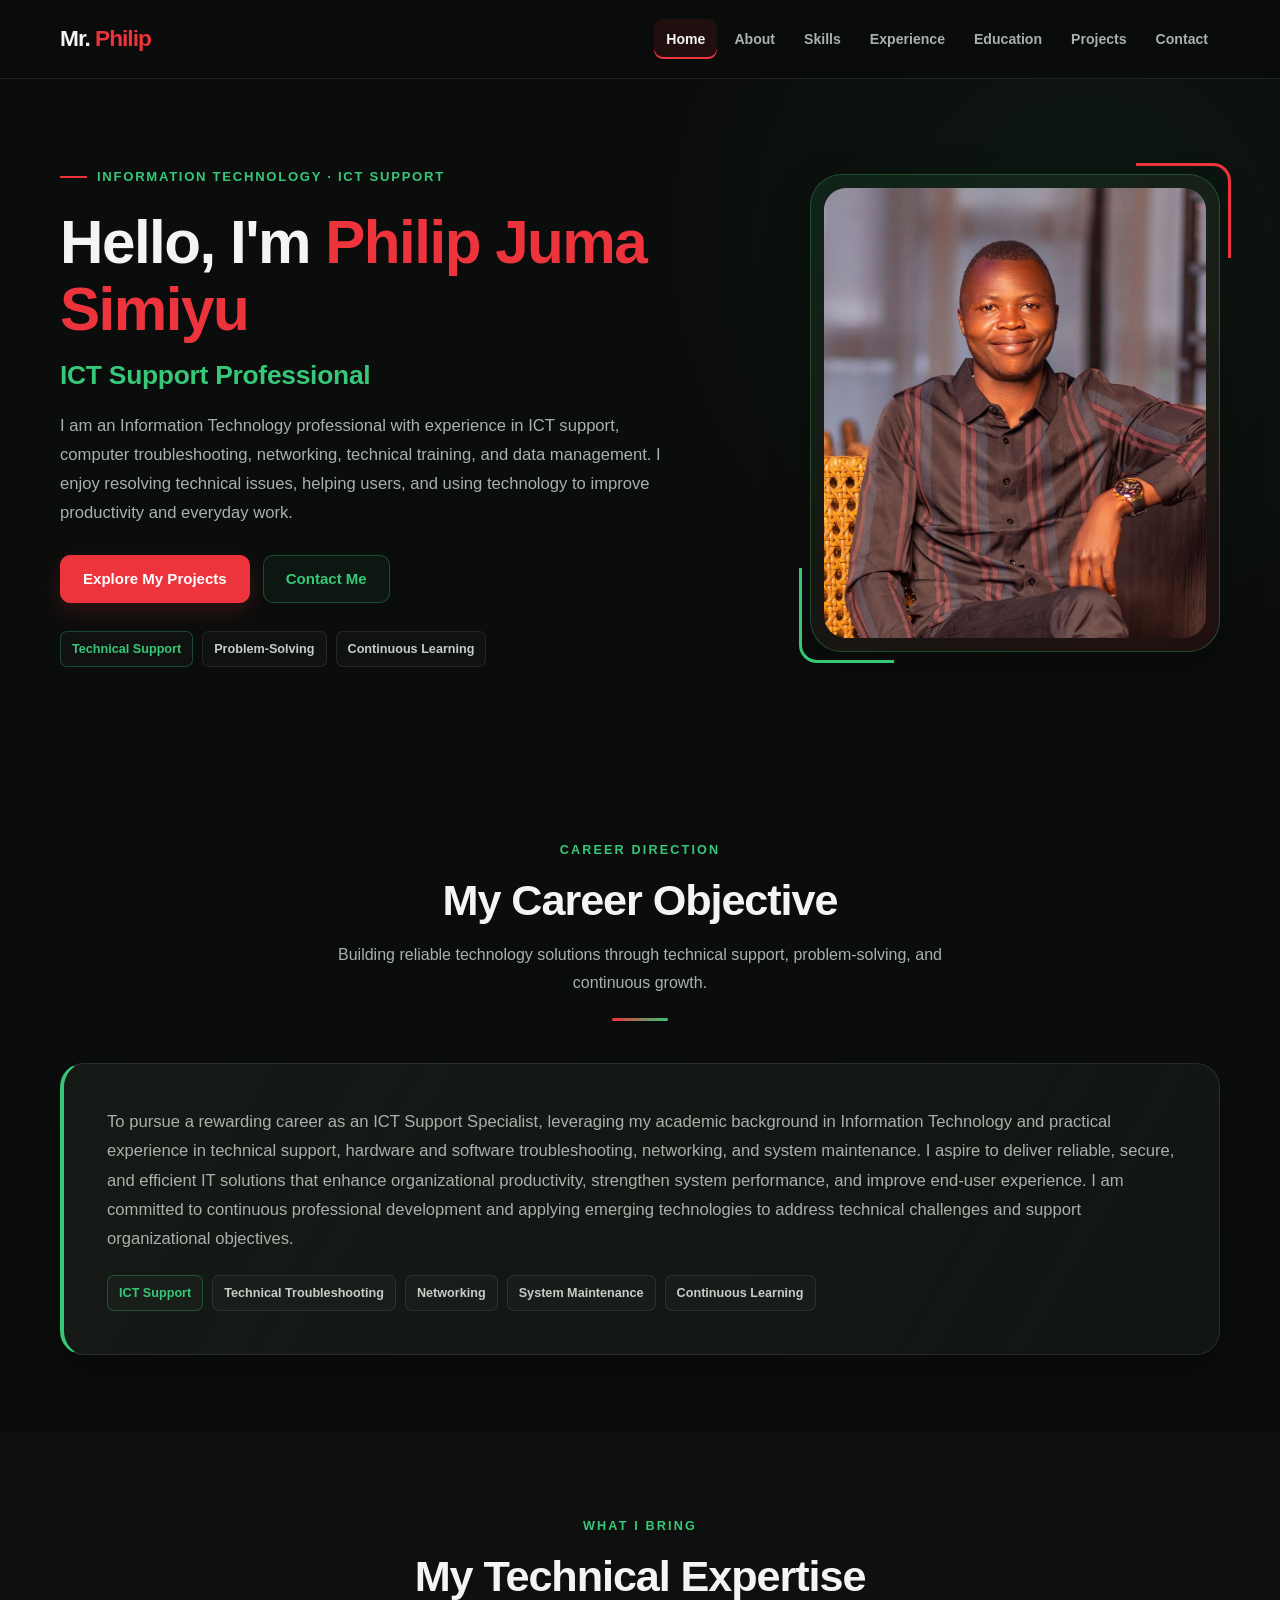
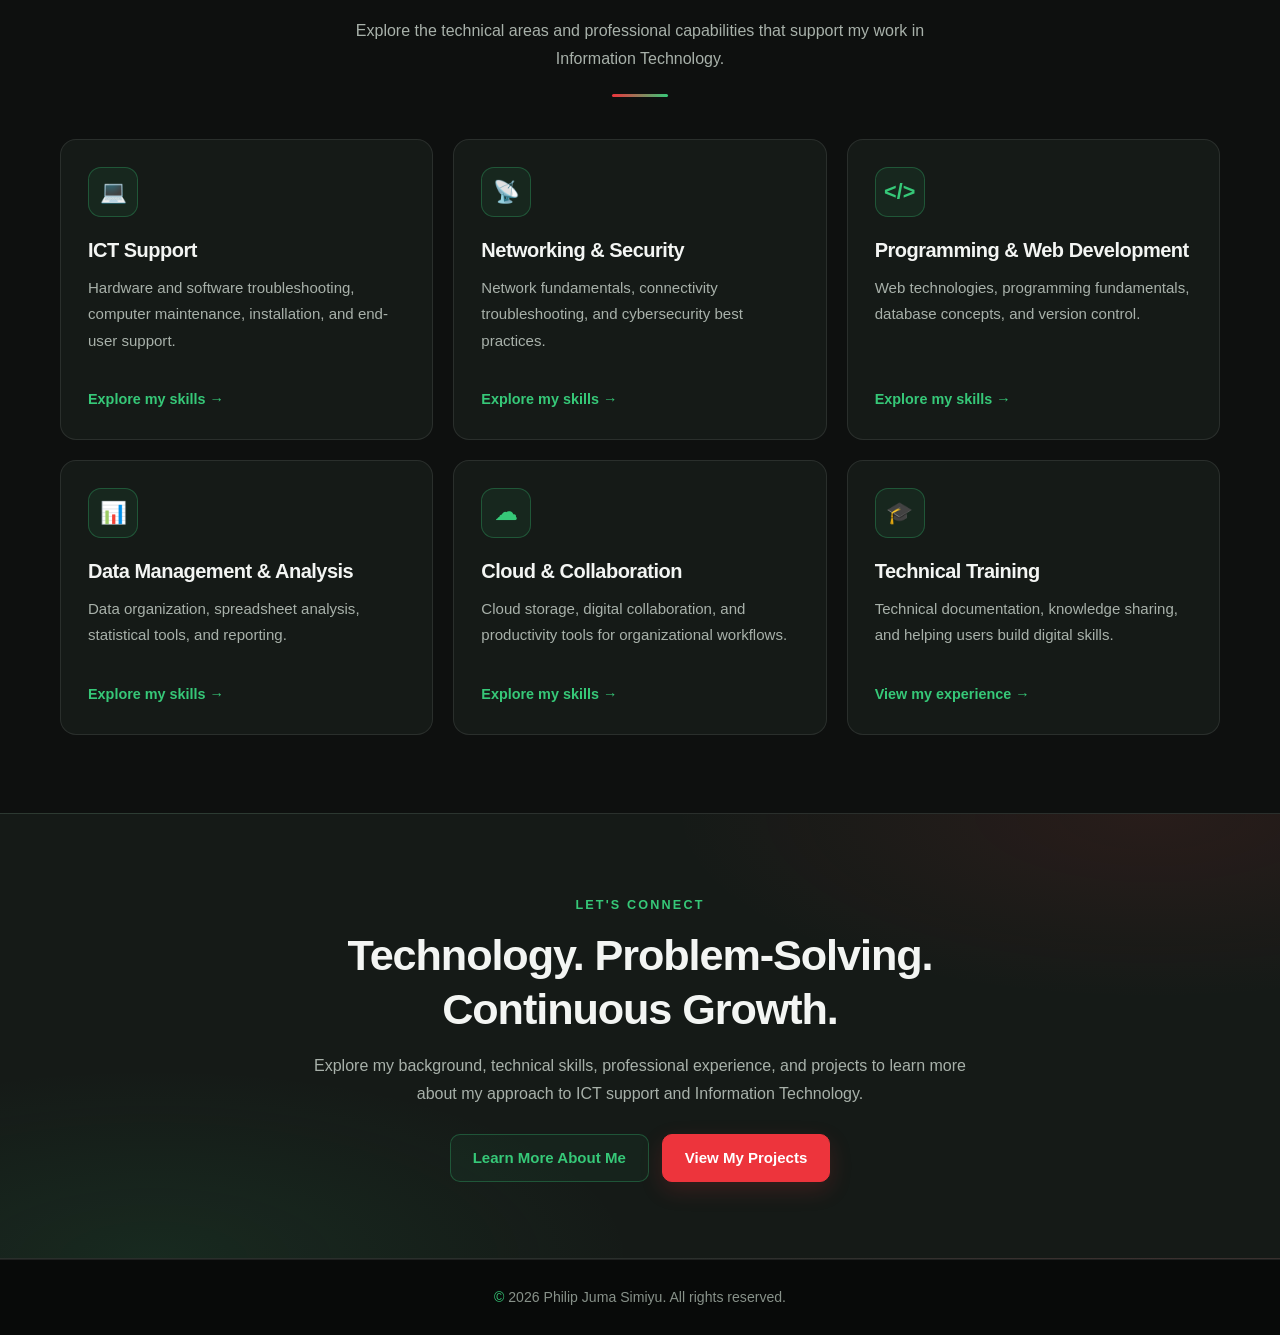
<file: index.html>
<!DOCTYPE html>
<html lang="en">
<head>
    <meta charset="UTF-8">
    <meta name="viewport" content="width=device-width, initial-scale=1.0">

    <meta name="description"
          content="Philip Juma Simiyu is an Information Technology professional focused on ICT support, technical troubleshooting, networking, and technology solutions.">

    <meta name="author" content="Philip Juma Simiyu">
    <meta name="theme-color" content="#101010">

    <title>Philip Juma Simiyu | ICT Support Specialist</title>

    <link rel="stylesheet" href="style.css">
</head>

<body class="home-page">

    <!-- Main navigation -->
    <header class="site-header">
        <nav class="navbar container" aria-label="Main navigation">

            <a href="index.html" class="logo">
                Mr. <span>Philip</span>
            </a>

            <ul class="nav-links">
                <li><a href="index.html" class="active" aria-current="page">Home</a></li>
                <li><a href="about.html">About</a></li>
                <li><a href="skills.html">Skills</a></li>
                <li><a href="experience.html">Experience</a></li>
                <li><a href="education.html">Education</a></li>
                <li><a href="projects.html">Projects</a></li>
                <li><a href="contact.html">Contact</a></li>
            </ul>

        </nav>
    </header>

    <main>

        <!-- Hero section -->
        <section class="home-hero container" id="home">

            <div class="hero-content">

                <span class="hero-label">Information Technology · ICT Support</span>

                <h1>
                    Hello, I'm <span>Philip Juma Simiyu</span>
                </h1>

                <h2>ICT Support Professional</h2>

                <p>
                    I am an Information Technology professional with experience
                    in ICT support, computer troubleshooting, networking,
                    technical training, and data management. I enjoy resolving
                    technical issues, helping users, and using technology to
                    improve productivity and everyday work.
                </p>

                <div class="hero-buttons">
                    <a href="projects.html" class="home-button primary">
                        Explore My Projects
                    </a>

                    <a href="contact.html" class="home-button secondary">
                        Contact Me
                    </a>
                </div>

                <div class="hero-highlights" aria-label="Professional focus">
                    <span>Technical Support</span>
                    <span>Problem-Solving</span>
                    <span>Continuous Learning</span>
                </div>

            </div>

            <div class="hero-photo">
                <img
                    src="images/philip.jpeg"
                    alt="Portrait of Philip Juma Simiyu"
                    width="360"
                    height="450"
                >
            </div>

        </section>

        <!-- Career objective -->
        <section class="home-section" id="career-objective">

            <div class="section-heading container">
                <span class="section-eyebrow">CAREER DIRECTION</span>
                <h2>My Career <span>Objective</span></h2>
                <p>
                    Building reliable technology solutions through
                    technical support, problem-solving, and continuous growth.
                </p>
            </div>

            <div class="objective-card container">

                <p>
                    To pursue a rewarding career as an ICT Support Specialist,
                    leveraging my academic background in Information Technology
                    and practical experience in technical support, hardware and
                    software troubleshooting, networking, and system maintenance.
                    I aspire to deliver reliable, secure, and efficient IT
                    solutions that enhance organizational productivity,
                    strengthen system performance, and improve end-user
                    experience. I am committed to continuous professional
                    development and applying emerging technologies to address
                    technical challenges and support organizational objectives.
                </p>

                <div class="objective-keywords">
                    <span>ICT Support</span>
                    <span>Technical Troubleshooting</span>
                    <span>Networking</span>
                    <span>System Maintenance</span>
                    <span>Continuous Learning</span>
                </div>

            </div>

        </section>

        <!-- Technical expertise -->
        <section class="home-section" id="skills-overview">

            <div class="section-heading container">
                <span class="section-eyebrow">WHAT I BRING</span>
                <h2>My Technical <span>Expertise</span></h2>
                <p>
                    Explore the technical areas and professional capabilities
                    that support my work in Information Technology.
                </p>
            </div>

            <div class="overview-grid container">

                <article class="overview-card">
                    <div class="card-icon" aria-hidden="true">&#128187;</div>
                    <h3>ICT Support</h3>
                    <p>
                        Hardware and software troubleshooting, computer
                        maintenance, installation, and end-user support.
                    </p>
                    <a href="skills.html">Explore my skills &rarr;</a>
                </article>

                <article class="overview-card">
                    <div class="card-icon" aria-hidden="true">&#128225;</div>
                    <h3>Networking &amp; Security</h3>
                    <p>
                        Network fundamentals, connectivity troubleshooting,
                        and cybersecurity best practices.
                    </p>
                    <a href="skills.html">Explore my skills &rarr;</a>
                </article>

                <article class="overview-card">
                    <div class="card-icon" aria-hidden="true">&lt;/&gt;</div>
                    <h3>Programming &amp; Web Development</h3>
                    <p>
                        Web technologies, programming fundamentals,
                        database concepts, and version control.
                    </p>
                    <a href="skills.html">Explore my skills &rarr;</a>
                </article>

                <article class="overview-card">
                    <div class="card-icon" aria-hidden="true">&#128202;</div>
                    <h3>Data Management &amp; Analysis</h3>
                    <p>
                        Data organization, spreadsheet analysis,
                        statistical tools, and reporting.
                    </p>
                    <a href="skills.html">Explore my skills &rarr;</a>
                </article>

                <article class="overview-card">
                    <div class="card-icon" aria-hidden="true">&#9729;</div>
                    <h3>Cloud &amp; Collaboration</h3>
                    <p>
                        Cloud storage, digital collaboration, and
                        productivity tools for organizational workflows.
                    </p>
                    <a href="skills.html">Explore my skills &rarr;</a>
                </article>

                <article class="overview-card">
                    <div class="card-icon" aria-hidden="true">&#127891;</div>
                    <h3>Technical Training</h3>
                    <p>
                        Technical documentation, knowledge sharing,
                        and helping users build digital skills.
                    </p>
                    <a href="experience.html">View my experience &rarr;</a>
                </article>

            </div>

        </section>

        <!-- Call to action -->
        <section class="home-cta">
            <div class="container">

                <span class="section-eyebrow">LET'S CONNECT</span>

                <h2>Technology. Problem-Solving. Continuous Growth.</h2>

                <p>
                    Explore my background, technical skills, professional
                    experience, and projects to learn more about my approach
                    to ICT support and Information Technology.
                </p>

                <div class="hero-buttons">
                    <a href="about.html" class="home-button secondary">
                        Learn More About Me
                    </a>

                    <a href="projects.html" class="home-button primary">
                        View My Projects
                    </a>
                </div>

            </div>
        </section>

    </main>

    <!-- Footer -->
    <footer class="site-footer">
        <div class="container">
            <p>
                &copy; <span id="current-year"></span>
                Philip Juma Simiyu. All rights reserved.
            </p>
        </div>
    </footer>

    <script>
        document.getElementById("current-year").textContent =
            new Date().getFullYear();
    </script>

    <script src="script.js"></script>

</body>
</html>
</file>
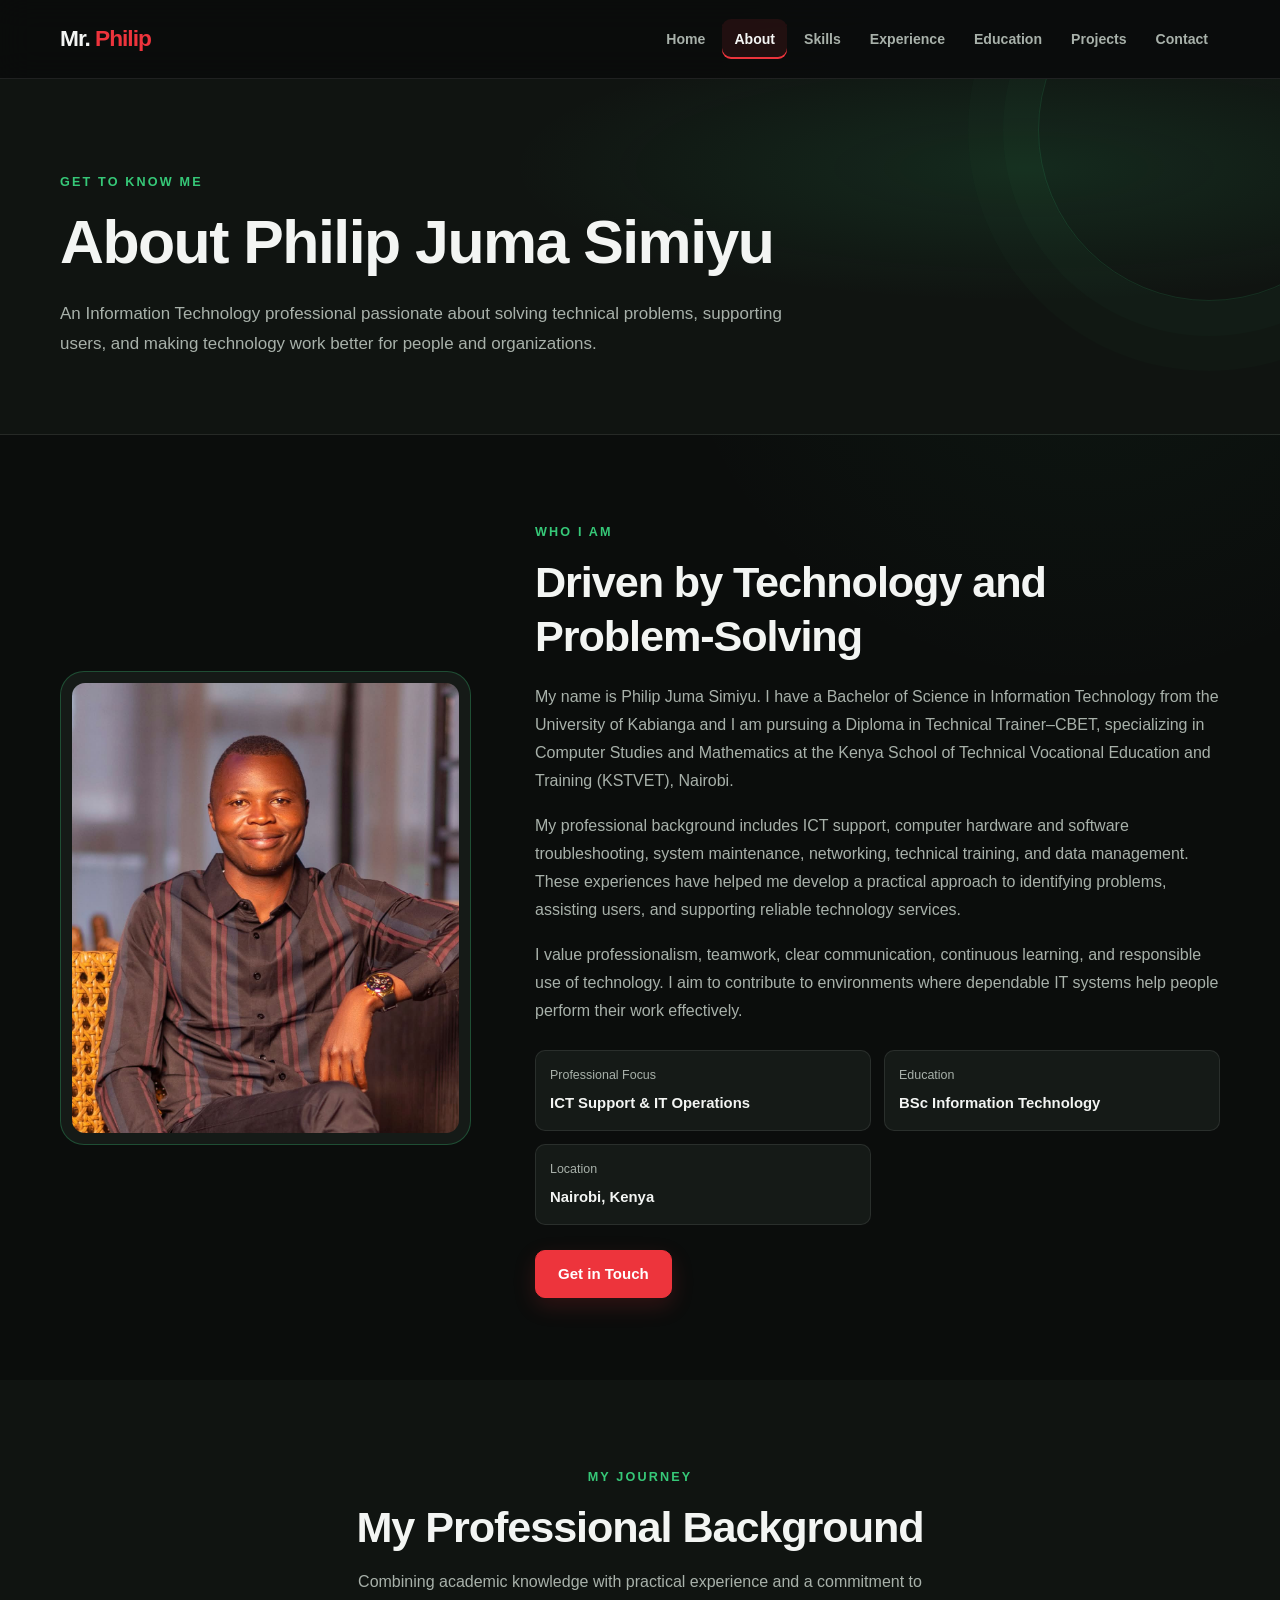
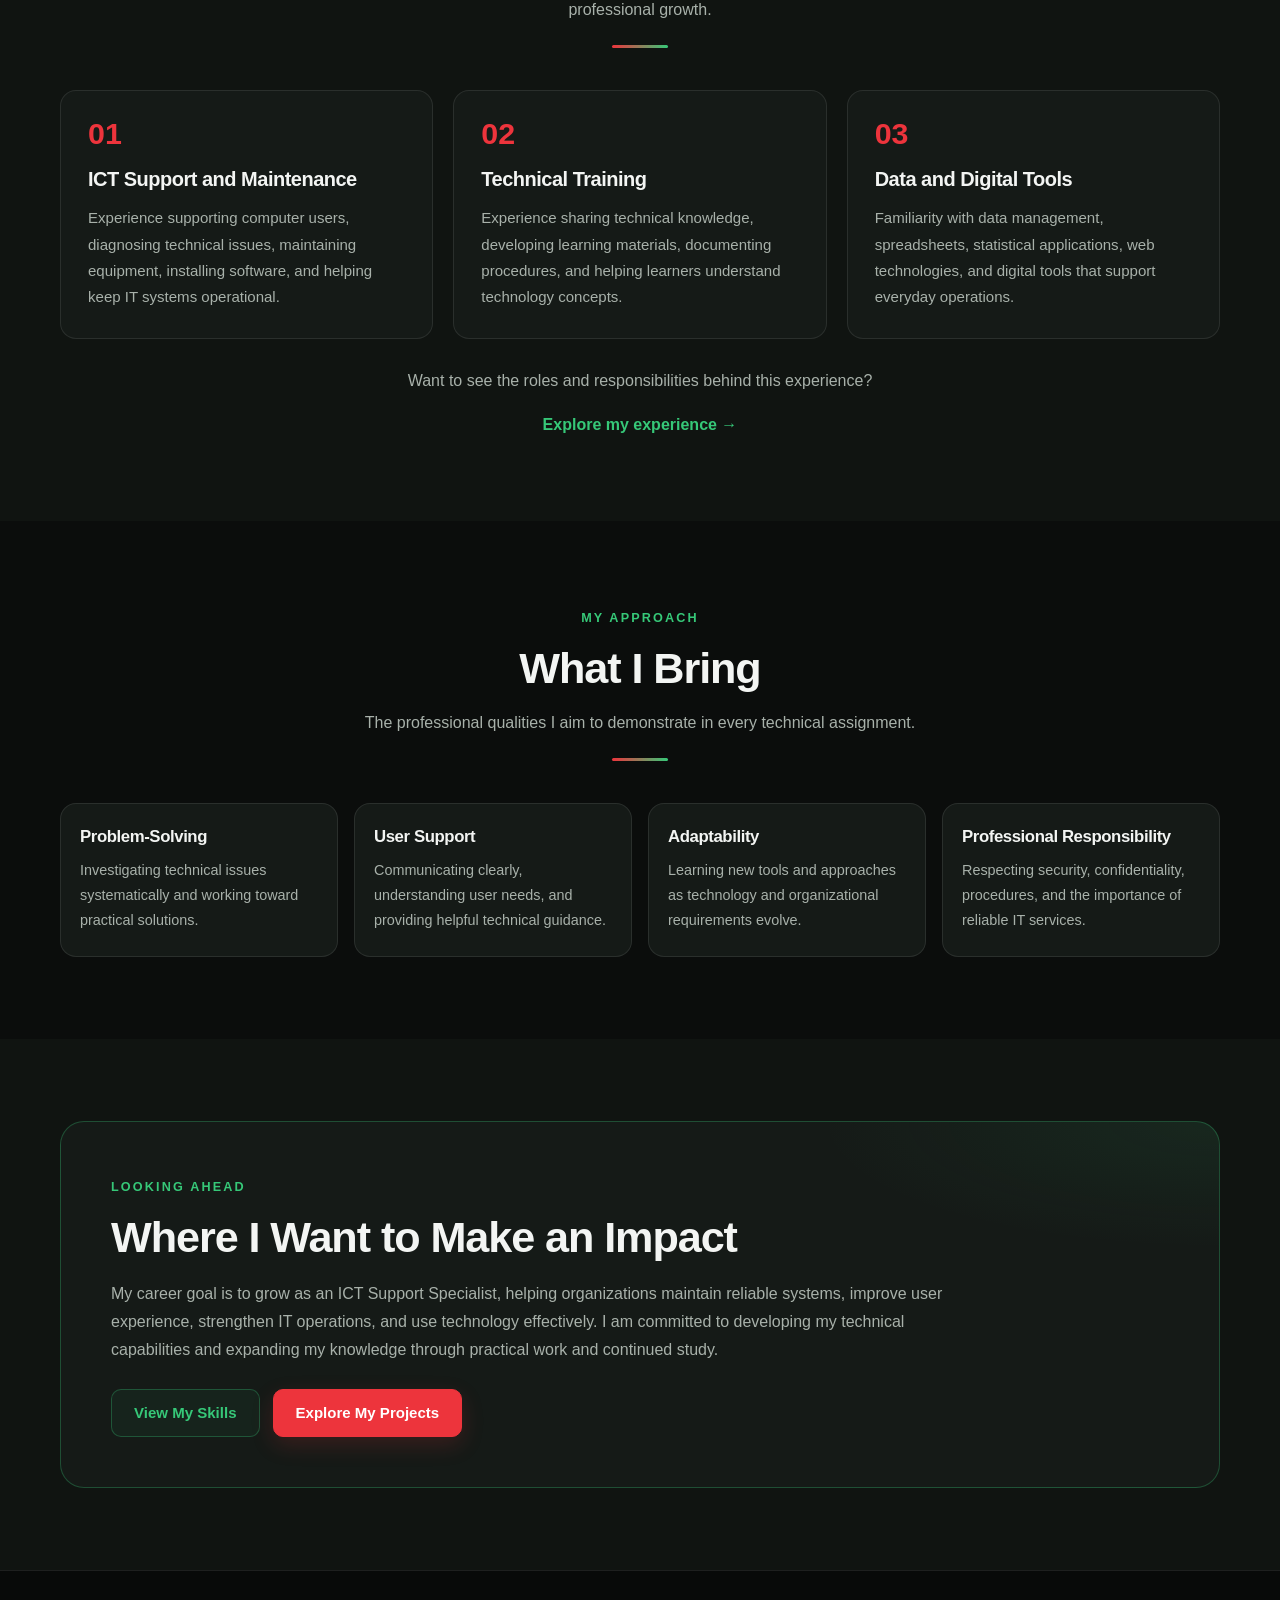
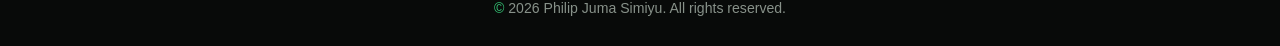
<file: about.html>
<!DOCTYPE html>
<html lang="en">
<head>
    <meta charset="UTF-8">
    <meta name="viewport" content="width=device-width, initial-scale=1.0">

    <meta name="description"
          content="Learn about Philip Juma Simiyu, an Information Technology professional focused on ICT support, troubleshooting, networking, and technical training.">

    <meta name="author" content="Philip Juma Simiyu">

    <title>About Me | Philip Juma Simiyu</title>

    <link rel="stylesheet" href="style.css">
</head>

<body class="about-page">

    <!-- Navigation -->
    <header class="site-header">
        <nav class="navbar container" aria-label="Main navigation">

            <a href="index.html" class="logo">
                Mr. <span>Philip</span>
            </a>

            <ul class="nav-links">
                <li><a href="index.html">Home</a></li>
                <li><a href="about.html" class="active" aria-current="page">About</a></li>
                <li><a href="skills.html">Skills</a></li>
                <li><a href="experience.html">Experience</a></li>
                <li><a href="education.html">Education</a></li>
                <li><a href="projects.html">Projects</a></li>
                <li><a href="contact.html">Contact</a></li>
            </ul>

        </nav>
    </header>

    <main>

        <!-- About page introduction -->
        <section class="about-hero page-hero">
            <div class="container">

                <span class="section-eyebrow">GET TO KNOW ME</span>

                <h1>About <span>Philip Juma Simiyu</span></h1>

                <p>
                    An Information Technology professional passionate about
                    solving technical problems, supporting users, and making
                    technology work better for people and organizations.
                </p>

            </div>
        </section>

        <!-- Personal and professional introduction -->
        <section class="about-introduction section">
            <div class="container about-intro-grid">

                <div class="about-image">
                    <img
                        src="images/philip.jpeg"
                        alt="Philip Juma Simiyu"
                        width="360"
                        height="450"
                        loading="lazy"
                    >
                </div>

                <div class="about-intro-content">

                    <span class="section-eyebrow">WHO I AM</span>

                    <h2>Driven by Technology and <span>Problem-Solving</span></h2>

                    <p>
                        My name is Philip Juma Simiyu. I have a Bachelor of
                        Science in Information Technology from the University
                        of Kabianga and I am pursuing a Diploma in Technical
                        Trainer–CBET, specializing in Computer Studies and
                        Mathematics at the Kenya School of Technical
                        Vocational Education and Training (KSTVET), Nairobi.
                    </p>

                    <p>
                        My professional background includes ICT support,
                        computer hardware and software troubleshooting,
                        system maintenance, networking, technical training,
                        and data management. These experiences have helped
                        me develop a practical approach to identifying
                        problems, assisting users, and supporting reliable
                        technology services.
                    </p>

                    <p>
                        I value professionalism, teamwork, clear communication,
                        continuous learning, and responsible use of technology.
                        I aim to contribute to environments where dependable
                        IT systems help people perform their work effectively.
                    </p>

                    <div class="about-profile-details">
                        <div>
                            <span class="detail-label">Professional Focus</span>
                            <strong>ICT Support &amp; IT Operations</strong>
                        </div>

                        <div>
                            <span class="detail-label">Education</span>
                            <strong>BSc Information Technology</strong>
                        </div>

                        <div>
                            <span class="detail-label">Location</span>
                            <strong>Nairobi, Kenya</strong>
                        </div>
                    </div>

                    <a href="contact.html" class="home-button primary">
                        Get in Touch
                    </a>

                </div>

            </div>
        </section>

        <!-- Professional background -->
        <section class="about-background section">
            <div class="container">

                <div class="section-heading">
                    <span class="section-eyebrow">MY JOURNEY</span>
                    <h2>My Professional <span>Background</span></h2>
                    <p>
                        Combining academic knowledge with practical
                        experience and a commitment to professional growth.
                    </p>
                </div>

                <div class="about-background-grid">

                    <article class="about-info-card">
                        <span class="about-card-number">01</span>
                        <h3>ICT Support and Maintenance</h3>
                        <p>
                            Experience supporting computer users, diagnosing
                            technical issues, maintaining equipment, installing
                            software, and helping keep IT systems operational.
                        </p>
                    </article>

                    <article class="about-info-card">
                        <span class="about-card-number">02</span>
                        <h3>Technical Training</h3>
                        <p>
                            Experience sharing technical knowledge, developing
                            learning materials, documenting procedures, and
                            helping learners understand technology concepts.
                        </p>
                    </article>

                    <article class="about-info-card">
                        <span class="about-card-number">03</span>
                        <h3>Data and Digital Tools</h3>
                        <p>
                            Familiarity with data management, spreadsheets,
                            statistical applications, web technologies, and
                            digital tools that support everyday operations.
                        </p>
                    </article>

                </div>

                <div class="about-background-link">
                    <p>
                        Want to see the roles and responsibilities behind
                        this experience?
                    </p>

                    <a href="experience.html">Explore my experience &rarr;</a>
                </div>

            </div>
        </section>

        <!-- Professional strengths -->
        <section class="about-strengths section">
            <div class="container">

                <div class="section-heading">
                    <span class="section-eyebrow">MY APPROACH</span>
                    <h2>What I <span>Bring</span></h2>
                    <p>
                        The professional qualities I aim to demonstrate
                        in every technical assignment.
                    </p>
                </div>

                <div class="about-strengths-grid">

                    <article class="about-strength">
                        <h3>Problem-Solving</h3>
                        <p>
                            Investigating technical issues systematically
                            and working toward practical solutions.
                        </p>
                    </article>

                    <article class="about-strength">
                        <h3>User Support</h3>
                        <p>
                            Communicating clearly, understanding user needs,
                            and providing helpful technical guidance.
                        </p>
                    </article>

                    <article class="about-strength">
                        <h3>Adaptability</h3>
                        <p>
                            Learning new tools and approaches as technology
                            and organizational requirements evolve.
                        </p>
                    </article>

                    <article class="about-strength">
                        <h3>Professional Responsibility</h3>
                        <p>
                            Respecting security, confidentiality, procedures,
                            and the importance of reliable IT services.
                        </p>
                    </article>

                </div>

            </div>
        </section>

        <!-- Career direction -->
        <section class="about-career section">
            <div class="container about-career-content">

                <span class="section-eyebrow">LOOKING AHEAD</span>

                <h2>Where I Want to <span>Make an Impact</span></h2>

                <p>
                    My career goal is to grow as an ICT Support Specialist,
                    helping organizations maintain reliable systems,
                    improve user experience, strengthen IT operations,
                    and use technology effectively. I am committed to
                    developing my technical capabilities and expanding
                    my knowledge through practical work and continued study.
                </p>

                <div class="about-career-actions">
                    <a href="skills.html" class="home-button secondary">
                        View My Skills
                    </a>

                    <a href="projects.html" class="home-button primary">
                        Explore My Projects
                    </a>
                </div>

            </div>
        </section>

    </main>

    <!-- Footer -->
    <footer class="site-footer">
        <div class="container">
            <p>
                &copy; <span id="current-year"></span>
                Philip Juma Simiyu. All rights reserved.
            </p>
        </div>
    </footer>

    <script>
        document.getElementById("current-year").textContent =
            new Date().getFullYear();
    </script>

    <script src="script.js"></script>

</body>
</html>
</file>
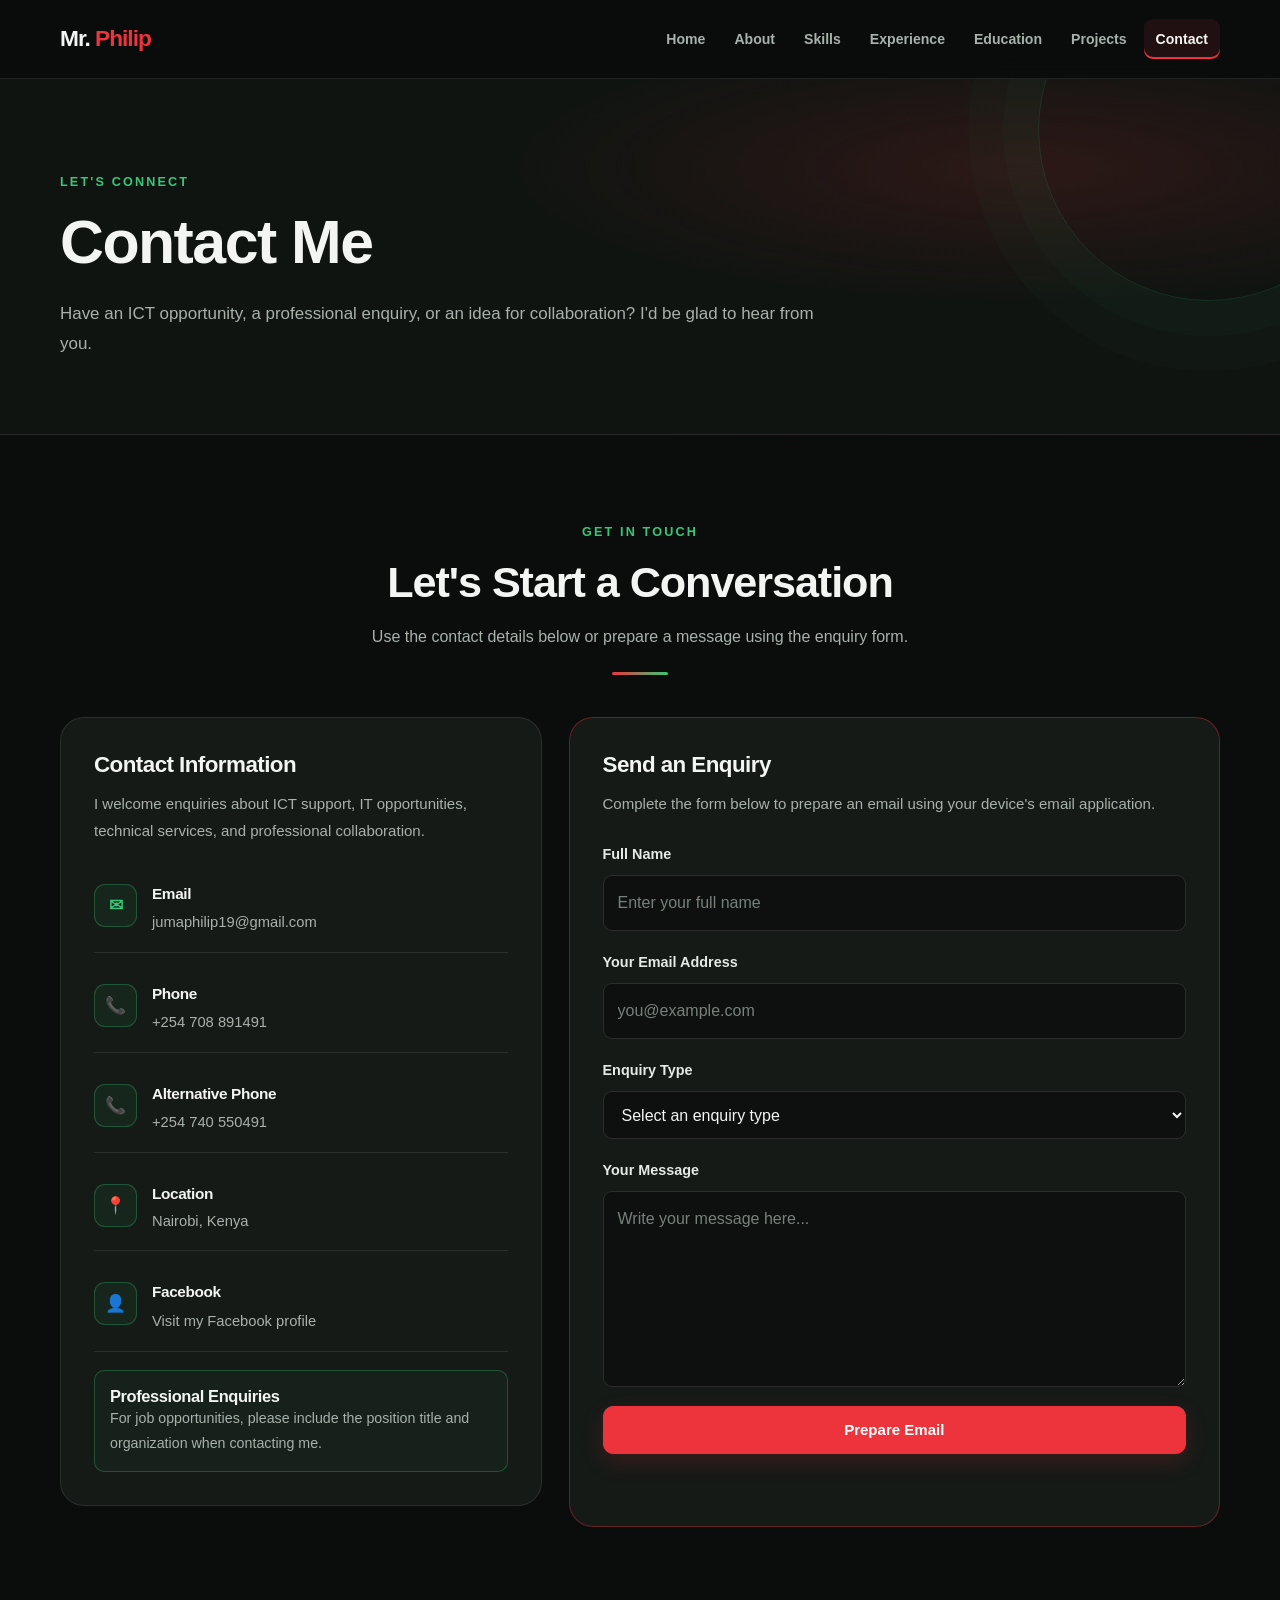
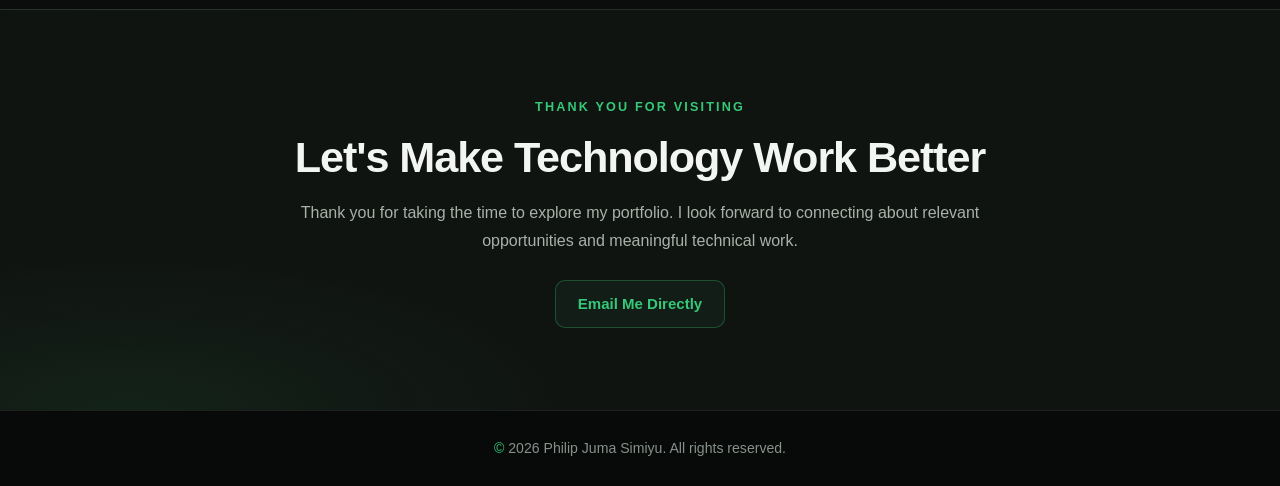
<file: contact.html>
<!DOCTYPE html>
<html lang="en">
<head>
    <meta charset="UTF-8">
    <meta name="viewport" content="width=device-width, initial-scale=1.0">

    <meta name="description"
          content="Contact Philip Juma Simiyu about ICT support opportunities, IT services, technical collaboration, and professional enquiries.">

    <meta name="author" content="Philip Juma Simiyu">

    <title>Contact Me | Philip Juma Simiyu</title>

    <link rel="stylesheet" href="style.css">
</head>

<body class="contact-page">

    <!-- Navigation -->
    <header class="site-header">
        <nav class="navbar container" aria-label="Main navigation">

            <a href="index.html" class="logo">
                Mr. <span>Philip</span>
            </a>

            <ul class="nav-links">
                <li><a href="index.html">Home</a></li>
                <li><a href="about.html">About</a></li>
                <li><a href="skills.html">Skills</a></li>
                <li><a href="experience.html">Experience</a></li>
                <li><a href="education.html">Education</a></li>
                <li><a href="projects.html">Projects</a></li>
                <li><a href="contact.html" class="active" aria-current="page">Contact</a></li>
            </ul>

        </nav>
    </header>

    <main>

        <!-- Page introduction -->
        <section class="contact-hero page-hero">
            <div class="container">

                <span class="section-eyebrow">LET'S CONNECT</span>

                <h1>Contact <span>Me</span></h1>

                <p>
                    Have an ICT opportunity, a professional enquiry,
                    or an idea for collaboration? I'd be glad to hear from you.
                </p>

            </div>
        </section>

        <!-- Contact information and form -->
        <section class="contact-section section">
            <div class="container">

                <div class="section-heading">
                    <span class="section-eyebrow">GET IN TOUCH</span>

                    <h2>Let's Start a <span>Conversation</span></h2>

                    <p>
                        Use the contact details below or prepare a message
                        using the enquiry form.
                    </p>
                </div>

                <div class="contact-grid">

                    <!-- Contact details -->
                    <div class="contact-info">

                        <h3>Contact Information</h3>

                        <p>
                            I welcome enquiries about ICT support,
                            IT opportunities, technical services,
                            and professional collaboration.
                        </p>

                        <div class="contact-detail">
                            <div class="contact-detail-icon" aria-hidden="true">
                                &#9993;
                            </div>

                            <div>
                                <h4>Email</h4>
                                <a href="mailto:jumaphilip19@gmail.com">
                                    jumaphilip19@gmail.com
                                </a>
                            </div>
                        </div>

                        <div class="contact-detail">
                            <div class="contact-detail-icon" aria-hidden="true">
                                &#128222;
                            </div>

                            <div>
                                <h4>Phone</h4>
                                <a href="tel:+254708891491">
                                    +254 708 891491
                                </a>
                            </div>
                        </div>

                        <div class="contact-detail">
                            <div class="contact-detail-icon" aria-hidden="true">
                                &#128222;
                            </div>

                            <div>
                                <h4>Alternative Phone</h4>
                                <a href="tel:+254740550491">
                                    +254 740 550491
                                </a>
                            </div>
                        </div>

                        <div class="contact-detail">
                            <div class="contact-detail-icon" aria-hidden="true">
                                &#128205;
                            </div>

                            <div>
                                <h4>Location</h4>
                                <p>Nairobi, Kenya</p>
                            </div>
                        </div>

                        <div class="contact-detail">
                            <div class="contact-detail-icon" aria-hidden="true">
                                &#128100;
                            </div>

                            <div>
                                <h4>Facebook</h4>
                                <a
                                    href="https://www.facebook.com/phillip.juma.923"
                                    target="_blank"
                                    rel="noopener noreferrer"
                                >
                                    Visit my Facebook profile
                                </a>
                            </div>
                        </div>

                        <div class="contact-social-note">
                            <h4>Professional Enquiries</h4>

                            <p>
                                For job opportunities, please include
                                the position title and organization
                                when contacting me.
                            </p>
                        </div>

                    </div>

                    <!-- Contact form -->
                    <div class="contact-form-wrapper">

                        <h3>Send an Enquiry</h3>

                        <p>
                            Complete the form below to prepare an email
                            using your device's email application.
                        </p>

                        <form id="contactForm">

                            <div class="form-group">
                                <label for="name">Full Name</label>

                                <input
                                    type="text"
                                    id="name"
                                    name="name"
                                    placeholder="Enter your full name"
                                    autocomplete="name"
                                    required
                                >
                            </div>

                            <div class="form-group">
                                <label for="email">Your Email Address</label>

                                <input
                                    type="email"
                                    id="email"
                                    name="email"
                                    placeholder="you@example.com"
                                    autocomplete="email"
                                    required
                                >
                            </div>

                            <div class="form-group">
                                <label for="subject">Enquiry Type</label>

                                <select id="subject" name="subject" required>
                                    <option value="">Select an enquiry type</option>
                                    <option value="Job Opportunity">Job Opportunity</option>
                                    <option value="ICT Support">ICT Support</option>
                                    <option value="Freelance Project">Freelance Project</option>
                                    <option value="Professional Collaboration">Professional Collaboration</option>
                                    <option value="General Enquiry">General Enquiry</option>
                                </select>
                            </div>

                            <div class="form-group">
                                <label for="message">Your Message</label>

                                <textarea
                                    id="message"
                                    name="message"
                                    rows="6"
                                    placeholder="Write your message here..."
                                    required
                                ></textarea>
                            </div>

                            <button type="submit" class="home-button primary">
                                Prepare Email
                            </button>

                            <p
                                id="formStatus"
                                class="form-status"
                                role="status"
                                aria-live="polite"
                            ></p>

                        </form>

                    </div>

                </div>

            </div>
        </section>

        <!-- Closing call to action -->
        <section class="contact-cta section">
            <div class="container">

                <span class="section-eyebrow">THANK YOU FOR VISITING</span>

                <h2>Let's Make Technology Work Better</h2>

                <p>
                    Thank you for taking the time to explore my portfolio.
                    I look forward to connecting about relevant opportunities
                    and meaningful technical work.
                </p>

                <a
                    href="mailto:jumaphilip19@gmail.com?subject=Professional%20Enquiry"
                    class="home-button secondary"
                >
                    Email Me Directly
                </a>

            </div>
        </section>

    </main>

    <!-- Footer -->
    <footer class="site-footer">
        <div class="container">
            <p>
                &copy; <span id="current-year"></span>
                Philip Juma Simiyu. All rights reserved.
            </p>
        </div>
    </footer>

    <script>
        document.getElementById("current-year").textContent =
            new Date().getFullYear();

        const contactForm = document.getElementById("contactForm");
        const formStatus = document.getElementById("formStatus");

        contactForm.addEventListener("submit", function (event) {
            event.preventDefault();

            if (!contactForm.reportValidity()) {
                return;
            }

            const name = document.getElementById("name").value.trim();
            const email = document.getElementById("email").value.trim();
            const subject = document.getElementById("subject").value;
            const message = document.getElementById("message").value.trim();

            const emailSubject = encodeURIComponent(
                subject + " - Portfolio Enquiry from " + name
            );

            const emailBody = encodeURIComponent(
                "Name: " + name + "\n" +
                "Reply email: " + email + "\n\n" +
                "Message:\n" + message
            );

            const mailtoLink =
                "mailto:jumaphilip19@gmail.com" +
                "?subject=" + emailSubject +
                "&body=" + emailBody;

            formStatus.textContent =
                "Opening your email application. Please review and send the prepared message.";

            window.location.href = mailtoLink;
        });
    </script>

    <script src="script.js"></script>

</body>
</html>
</file>
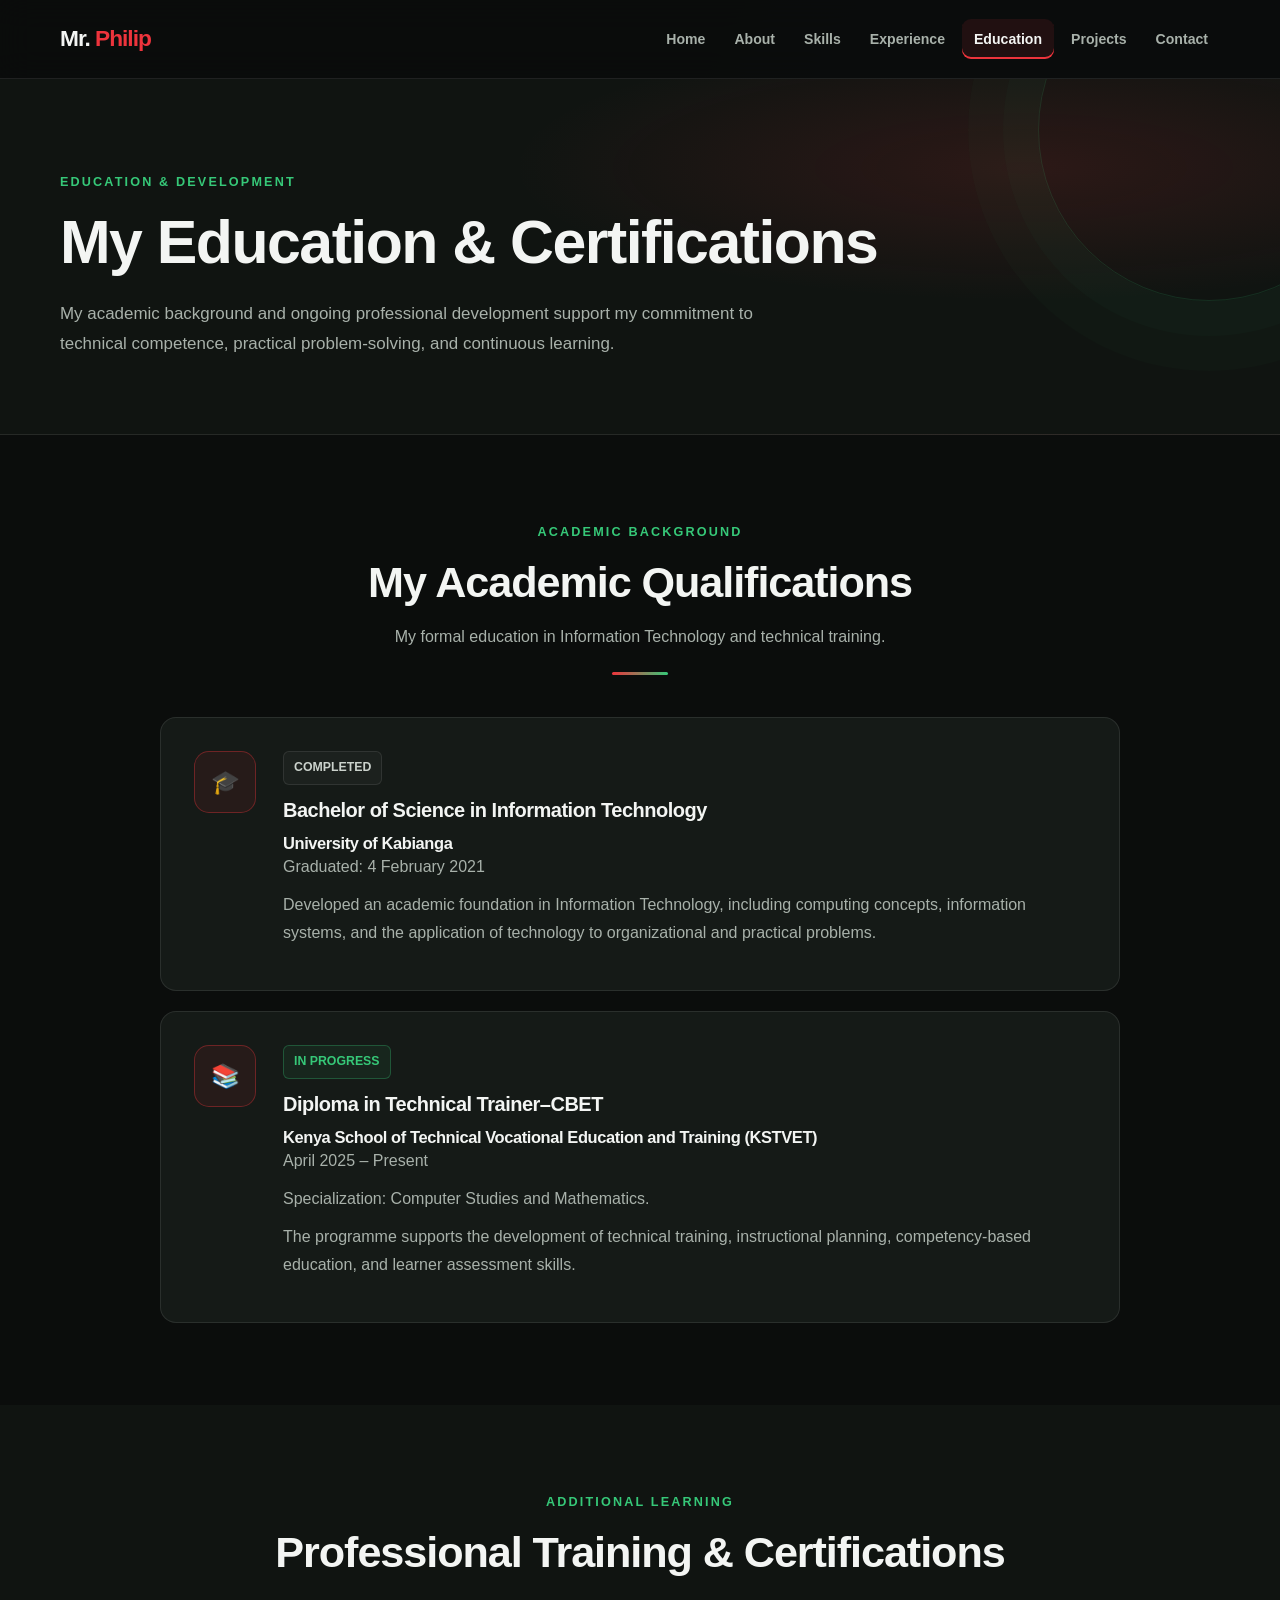
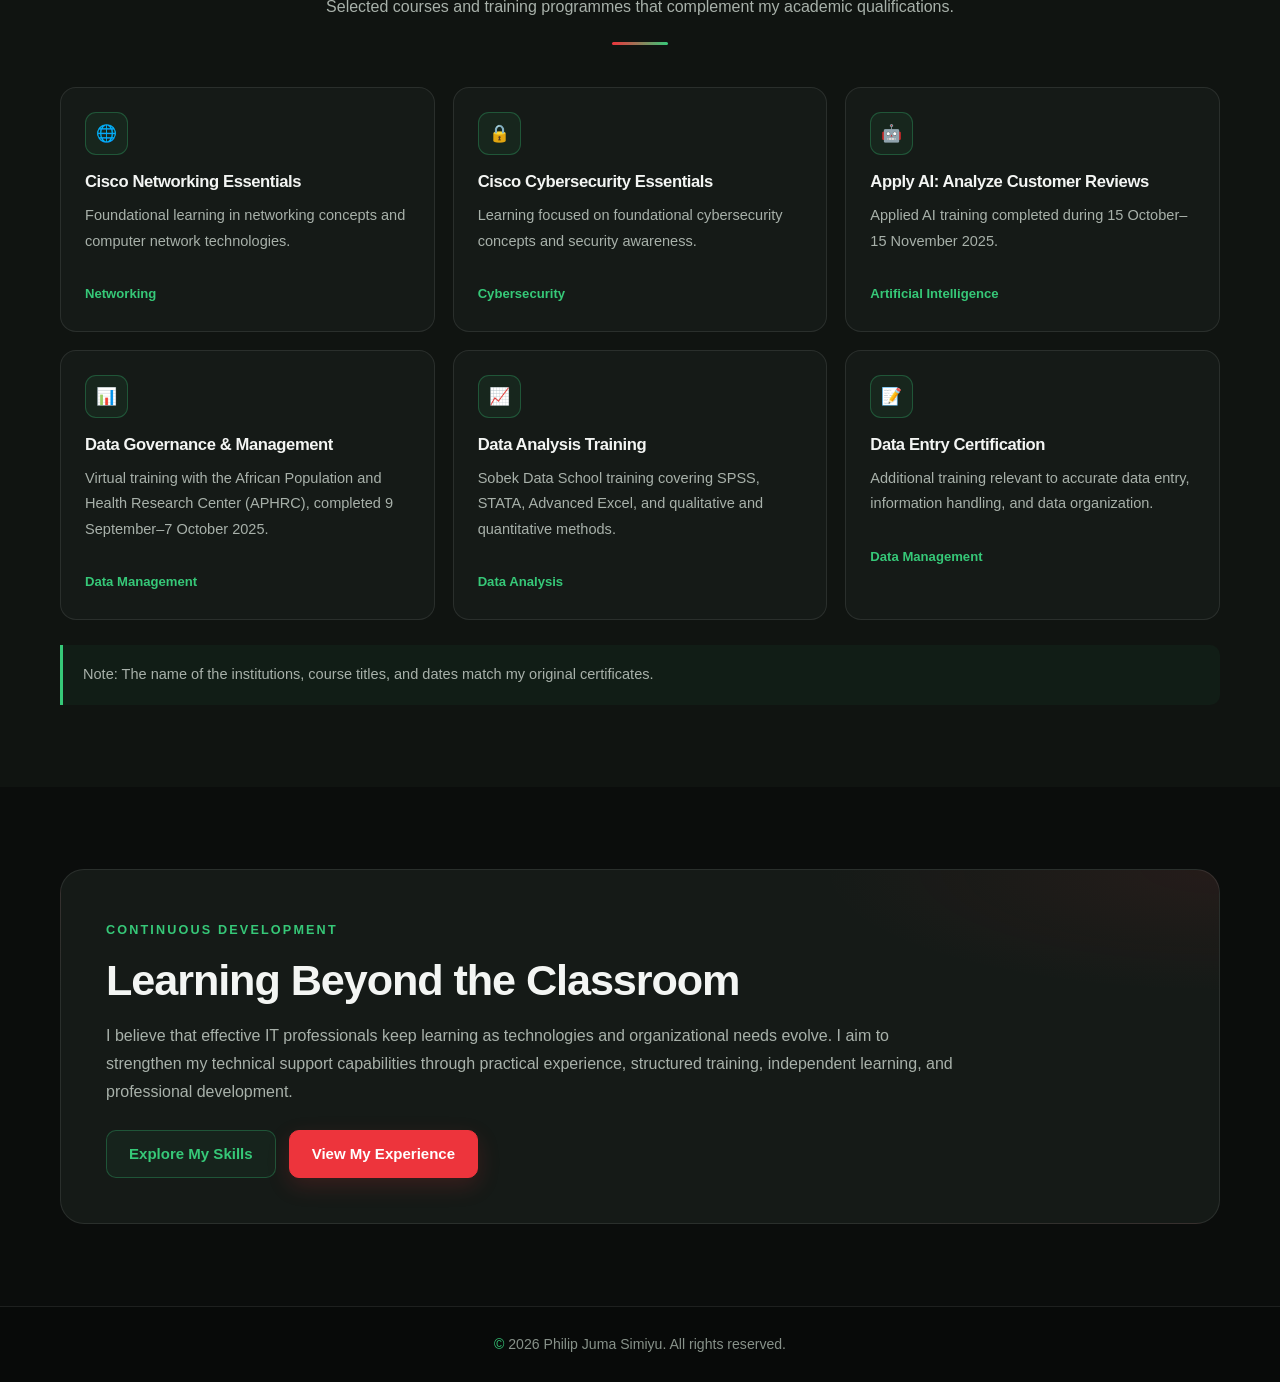
<file: education.html>
<!DOCTYPE html>
<html lang="en">
<head>
    <meta charset="UTF-8">
    <meta name="viewport" content="width=device-width, initial-scale=1.0">

    <meta name="description"
          content="View Philip Juma Simiyu's education, Information Technology degree, CBET technical trainer diploma, and professional training.">

    <meta name="author" content="Philip Juma Simiyu">

    <title>Education &amp; Certifications | Philip Juma Simiyu</title>

    <link rel="stylesheet" href="style.css">
</head>

<body class="education-page">

    <!-- Navigation -->
    <header class="site-header">
        <nav class="navbar container" aria-label="Main navigation">

            <a href="index.html" class="logo">
                Mr. <span>Philip</span>
            </a>

            <ul class="nav-links">
                <li><a href="index.html">Home</a></li>
                <li><a href="about.html">About</a></li>
                <li><a href="skills.html">Skills</a></li>
                <li><a href="experience.html">Experience</a></li>
                <li><a href="education.html" class="active" aria-current="page">Education</a></li>
                <li><a href="projects.html">Projects</a></li>
                <li><a href="contact.html">Contact</a></li>
            </ul>

        </nav>
    </header>

    <main>

        <!-- Page introduction -->
        <section class="education-hero page-hero">
            <div class="container">

                <span class="section-eyebrow">EDUCATION &amp; DEVELOPMENT</span>

                <h1>My Education &amp; <span>Certifications</span></h1>

                <p>
                    My academic background and ongoing professional development
                    support my commitment to technical competence, practical
                    problem-solving, and continuous learning.
                </p>

            </div>
        </section>

        <!-- Academic qualifications -->
        <section class="academic-education section">
            <div class="container">

                <div class="section-heading">
                    <span class="section-eyebrow">ACADEMIC BACKGROUND</span>
                    <h2>My Academic <span>Qualifications</span></h2>

                    <p>
                        My formal education in Information Technology
                        and technical training.
                    </p>
                </div>

                <div class="education-timeline">

                    <!-- Degree -->
                    <article class="education-card">
                        <div class="education-card-icon" aria-hidden="true">
                            &#127891;
                        </div>

                        <div class="education-card-content">

                            <span class="education-status">
                                COMPLETED
                            </span>

                            <h3>Bachelor of Science in Information Technology</h3>

                            <h4>University of Kabianga</h4>

                            <p class="education-date">
                                Graduated: 4 February 2021
                            </p>

                            <p>
                                Developed an academic foundation in
                                Information Technology, including computing
                                concepts, information systems, and the
                                application of technology to organizational
                                and practical problems.
                            </p>

                        </div>
                    </article>

                    <!-- Diploma -->
                    <article class="education-card">
                        <div class="education-card-icon" aria-hidden="true">
                            &#128218;
                        </div>

                        <div class="education-card-content">

                            <span class="education-status ongoing">
                                IN PROGRESS
                            </span>

                            <h3>
                                Diploma in Technical Trainer–CBET
                            </h3>

                            <h4>
                                Kenya School of Technical Vocational
                                Education and Training (KSTVET)
                            </h4>

                            <p class="education-date">
                                April 2025 – Present
                            </p>

                            <p>
                                Specialization: Computer Studies and Mathematics.
                            </p>

                            <p>
                                The programme supports the development of
                                technical training, instructional planning,
                                competency-based education, and learner
                                assessment skills.
                            </p>

                        </div>
                    </article>

                </div>

            </div>
        </section>

        <!-- Professional training -->
        <section class="professional-education section">
            <div class="container">

                <div class="section-heading">
                    <span class="section-eyebrow">ADDITIONAL LEARNING</span>
                    <h2>Professional Training &amp; <span>Certifications</span></h2>

                    <p>
                        Selected courses and training programmes that
                        complement my academic qualifications.
                    </p>
                </div>

                <div class="education-certifications-grid">

                    <article class="education-certification-card">
                        <div class="certification-icon" aria-hidden="true">
                            &#127760;
                        </div>

                        <h3>Cisco Networking Essentials</h3>

                        <p>
                            Foundational learning in networking concepts
                            and computer network technologies.
                        </p>

                        <span class="certification-area">Networking</span>
                    </article>

                    <article class="education-certification-card">
                        <div class="certification-icon" aria-hidden="true">
                            &#128274;
                        </div>

                        <h3>Cisco Cybersecurity Essentials</h3>

                        <p>
                            Learning focused on foundational cybersecurity
                            concepts and security awareness.
                        </p>

                        <span class="certification-area">Cybersecurity</span>
                    </article>

                    <article class="education-certification-card">
                        <div class="certification-icon" aria-hidden="true">
                            &#129302;
                        </div>

                        <h3>Apply AI: Analyze Customer Reviews</h3>

                        <p>
                            Applied AI training completed during
                            15 October–15 November 2025.
                        </p>

                        <span class="certification-area">Artificial Intelligence</span>
                    </article>

                    <article class="education-certification-card">
                        <div class="certification-icon" aria-hidden="true">
                            &#128202;
                        </div>

                        <h3>Data Governance &amp; Management</h3>

                        <p>
                            Virtual training with the African Population
                            and Health Research Center (APHRC),
                            completed 9 September–7 October 2025.
                        </p>

                        <span class="certification-area">Data Management</span>
                    </article>

                    <article class="education-certification-card">
                        <div class="certification-icon" aria-hidden="true">
                            &#128200;
                        </div>

                        <h3>Data Analysis Training</h3>

                        <p>
                            Sobek Data School training covering SPSS,
                            STATA, Advanced Excel, and qualitative
                            and quantitative methods.
                        </p>

                        <span class="certification-area">Data Analysis</span>
                    </article>

                    <article class="education-certification-card">
                        <div class="certification-icon" aria-hidden="true">
                            &#128221;
                        </div>

                        <h3>Data Entry Certification</h3>

                        <p>
                            Additional training relevant to accurate
                            data entry, information handling, and
                            data organization.
                        </p>

                        <span class="certification-area">Data Management</span>
                    </article>

                </div>

                <p class="education-note">
                    Note: The name of the institutions, course titles, and dates match my original certificates.
                </p>

            </div>
        </section>

        <!-- Learning philosophy -->
        <section class="education-philosophy section">
            <div class="container education-philosophy-content">

                <span class="section-eyebrow">CONTINUOUS DEVELOPMENT</span>

                <h2>Learning Beyond the <span>Classroom</span></h2>

                <p>
                    I believe that effective IT professionals keep learning
                    as technologies and organizational needs evolve. I aim
                    to strengthen my technical support capabilities through
                    practical experience, structured training, independent
                    learning, and professional development.
                </p>

                <div class="education-actions">
                    <a href="skills.html" class="home-button secondary">
                        Explore My Skills
                    </a>

                    <a href="experience.html" class="home-button primary">
                        View My Experience
                    </a>
                </div>

            </div>
        </section>

    </main>

    <!-- Footer -->
    <footer class="site-footer">
        <div class="container">
            <p>
                &copy; <span id="current-year"></span>
                Philip Juma Simiyu. All rights reserved.
            </p>
        </div>
    </footer>

    <script>
        document.getElementById("current-year").textContent =
            new Date().getFullYear();
    </script>

    <script src="script.js"></script>

</body>
</html>
</file>
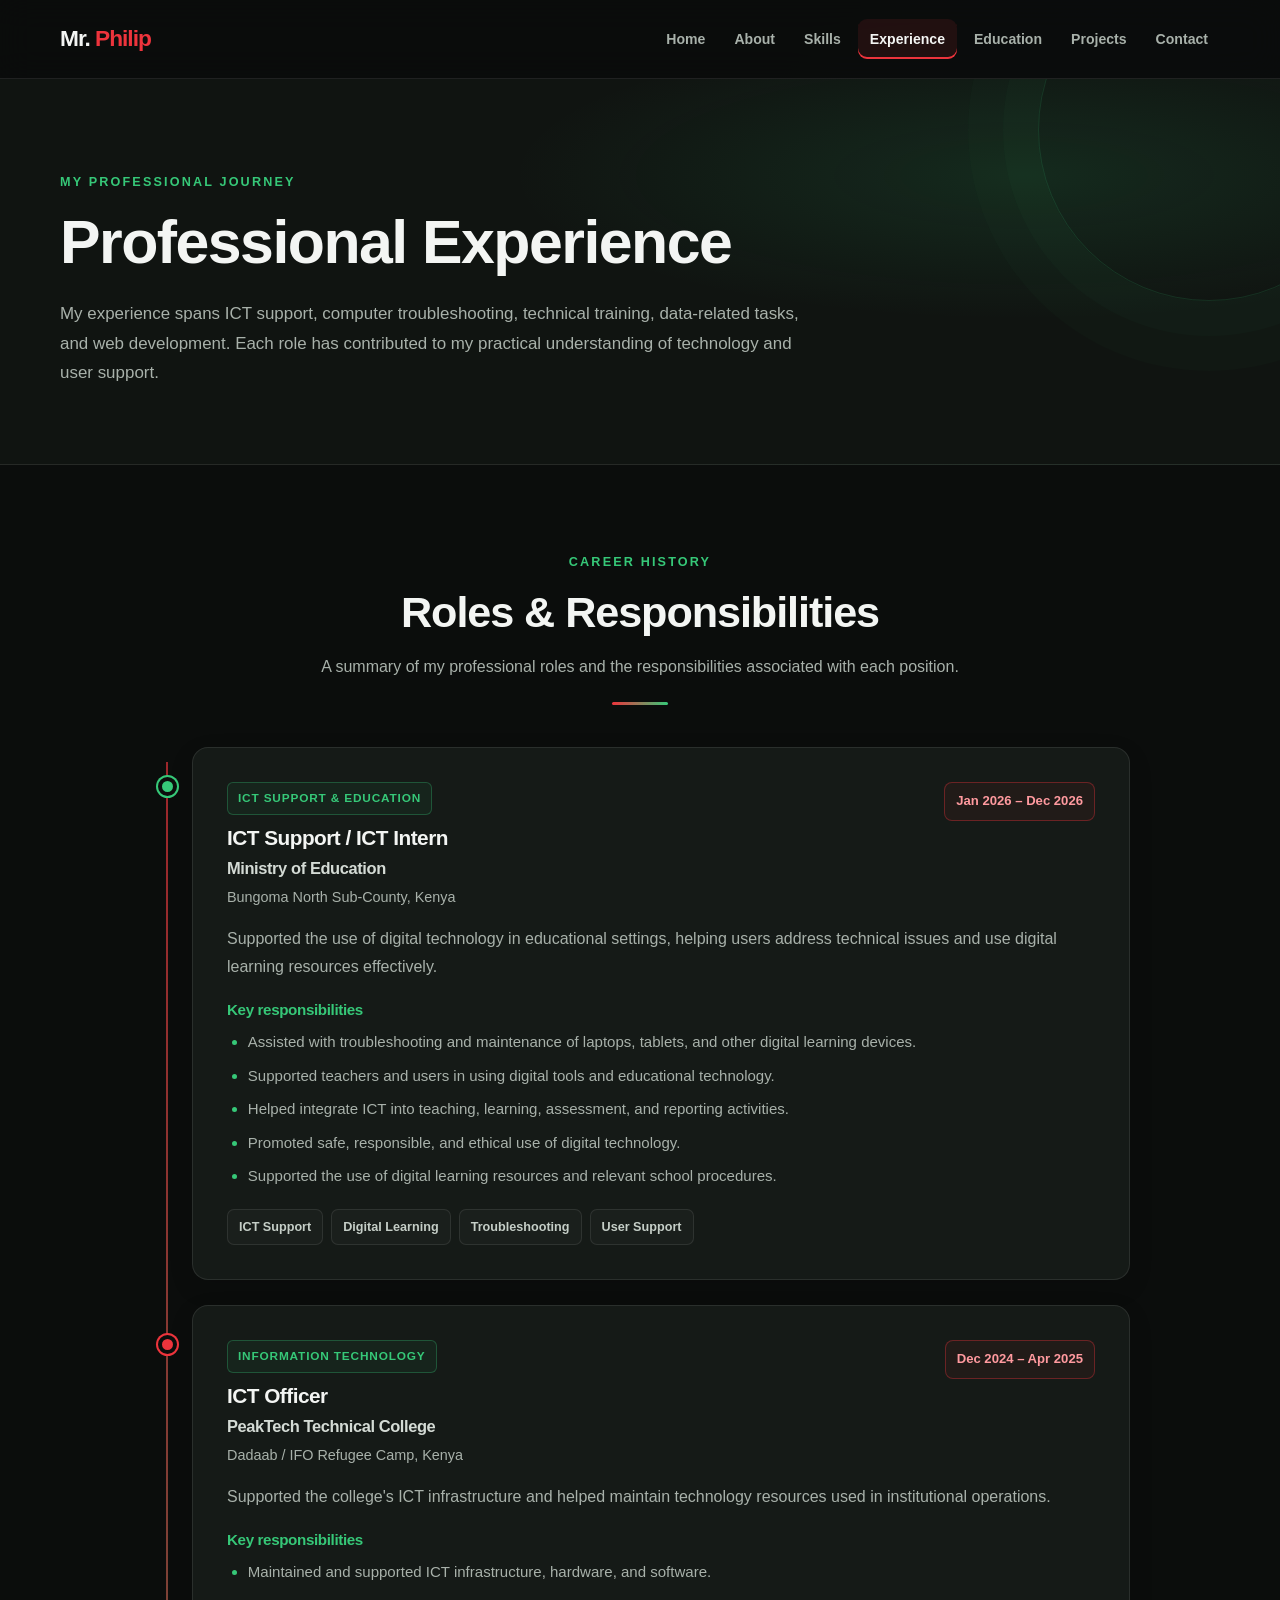
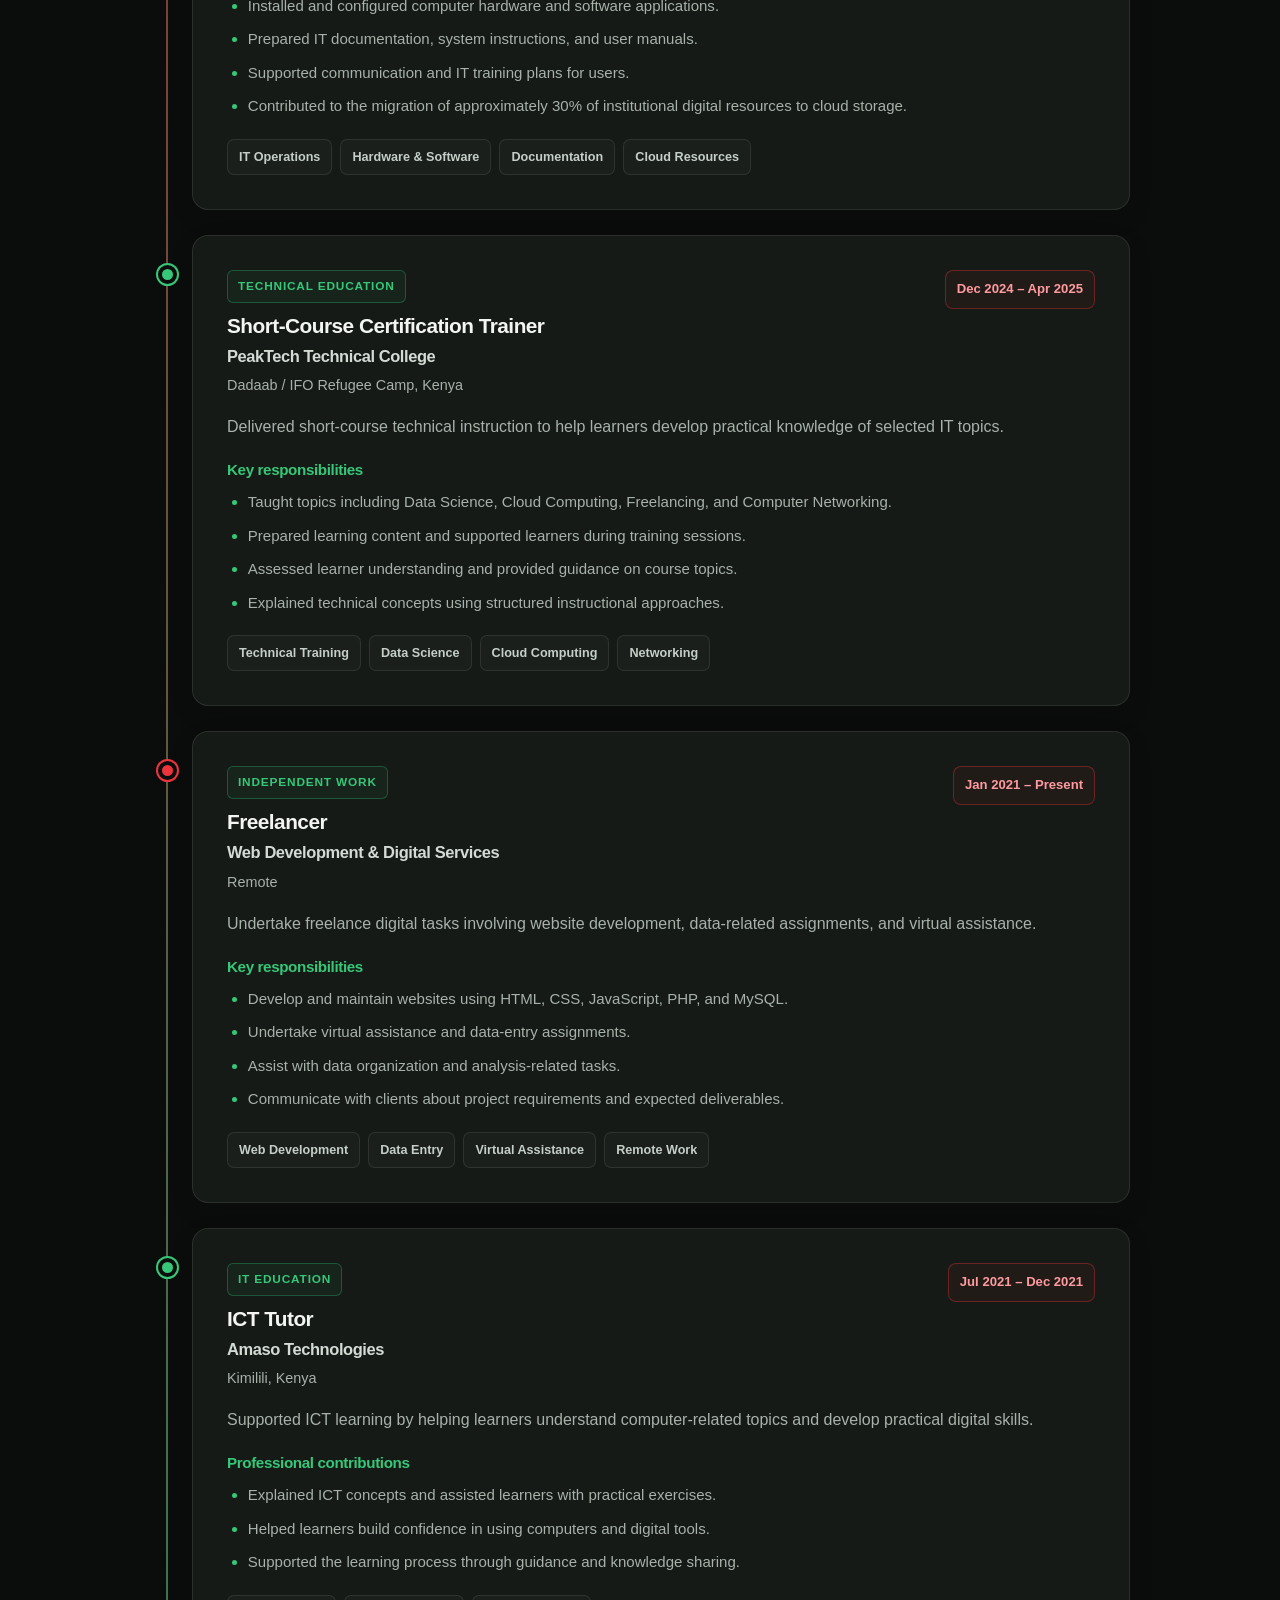
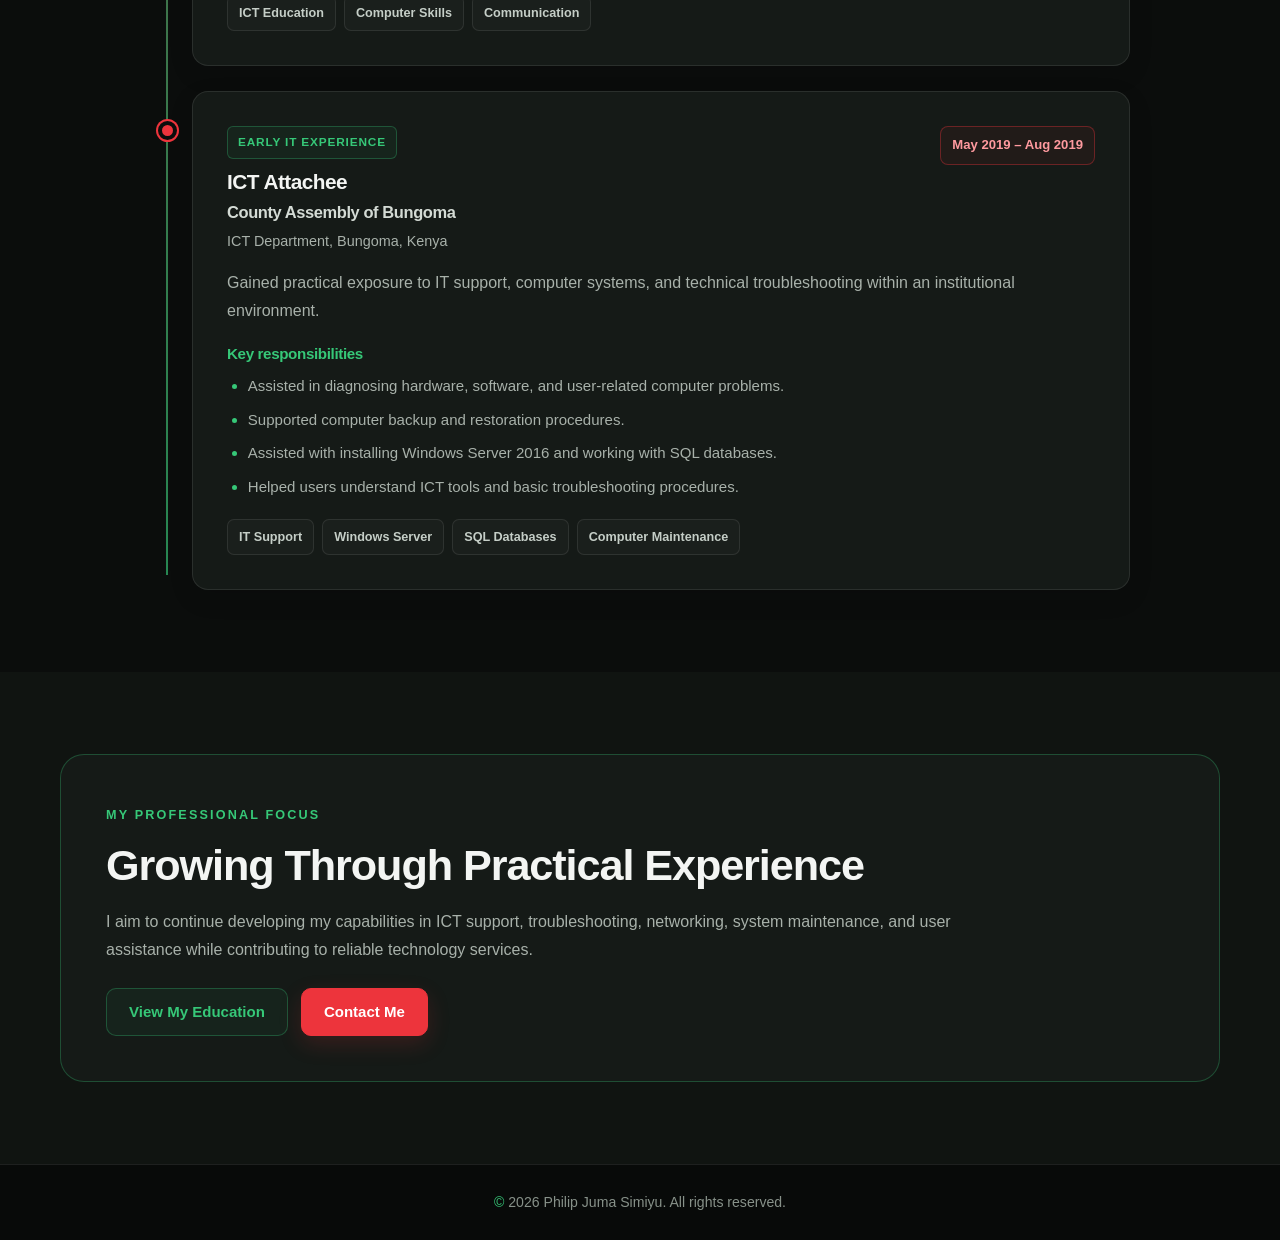
<file: experience.html>
<!DOCTYPE html>
<html lang="en">
<head>
    <meta charset="UTF-8">
    <meta name="viewport" content="width=device-width, initial-scale=1.0">

    <meta name="description"
          content="Explore Philip Juma Simiyu's professional experience in ICT support, technical training, computer maintenance, web development, and IT operations.">

    <meta name="author" content="Philip Juma Simiyu">

    <title>Professional Experience | Philip Juma Simiyu</title>

    <link rel="stylesheet" href="style.css">
</head>

<body class="experience-page">

    <!-- Navigation -->
    <header class="site-header">
        <nav class="navbar container" aria-label="Main navigation">

            <a href="index.html" class="logo">
                Mr. <span>Philip</span>
            </a>

            <ul class="nav-links">
                <li><a href="index.html">Home</a></li>
                <li><a href="about.html">About</a></li>
                <li><a href="skills.html">Skills</a></li>
                <li><a href="experience.html" class="active" aria-current="page">Experience</a></li>
                <li><a href="education.html">Education</a></li>
                <li><a href="projects.html">Projects</a></li>
                <li><a href="contact.html">Contact</a></li>
            </ul>

        </nav>
    </header>

    <main>

        <!-- Page introduction -->
        <section class="experience-hero page-hero">
            <div class="container">

                <span class="section-eyebrow">MY PROFESSIONAL JOURNEY</span>

                <h1>Professional <span>Experience</span></h1>

                <p>
                    My experience spans ICT support, computer troubleshooting,
                    technical training, data-related tasks, and web development.
                    Each role has contributed to my practical understanding
                    of technology and user support.
                </p>

            </div>
        </section>

        <!-- Experience timeline -->
        <section class="experience-timeline-section section">
            <div class="container">

                <div class="section-heading">
                    <span class="section-eyebrow">CAREER HISTORY</span>
                    <h2>Roles &amp; <span>Responsibilities</span></h2>

                    <p>
                        A summary of my professional roles and the
                        responsibilities associated with each position.
                    </p>
                </div>

                <div class="experience-timeline">

                    <!-- Ministry of Education -->
                    <article class="experience-card">
                        <div class="experience-marker" aria-hidden="true"></div>

                        <div class="experience-card-header">
                            <div>
                                <span class="experience-category">
                                    ICT SUPPORT &amp; EDUCATION
                                </span>

                                <h3>ICT Support / ICT Intern</h3>

                                <h4>Ministry of Education</h4>

                                <p class="experience-location">
                                    Bungoma North Sub-County, Kenya
                                </p>
                            </div>

                            <span class="experience-date">
                                Jan 2026 – Dec 2026
                            </span>
                        </div>

                        <p>
                            Supported the use of digital technology in
                            educational settings, helping users address
                            technical issues and use digital learning
                            resources effectively.
                        </p>

                        <h5>Key responsibilities</h5>

                        <ul>
                            <li>
                                Assisted with troubleshooting and maintenance
                                of laptops, tablets, and other digital
                                learning devices.
                            </li>

                            <li>
                                Supported teachers and users in using
                                digital tools and educational technology.
                            </li>

                            <li>
                                Helped integrate ICT into teaching,
                                learning, assessment, and reporting activities.
                            </li>

                            <li>
                                Promoted safe, responsible, and ethical
                                use of digital technology.
                            </li>

                            <li>
                                Supported the use of digital learning
                                resources and relevant school procedures.
                            </li>
                        </ul>

                        <div class="experience-tags">
                            <span>ICT Support</span>
                            <span>Digital Learning</span>
                            <span>Troubleshooting</span>
                            <span>User Support</span>
                        </div>
                    </article>

                    <!-- PeakTech ICT Officer -->
                    <article class="experience-card">
                        <div class="experience-marker" aria-hidden="true"></div>

                        <div class="experience-card-header">
                            <div>
                                <span class="experience-category">
                                    INFORMATION TECHNOLOGY
                                </span>

                                <h3>ICT Officer</h3>

                                <h4>PeakTech Technical College</h4>

                                <p class="experience-location">
                                    Dadaab / IFO Refugee Camp, Kenya
                                </p>
                            </div>

                            <span class="experience-date">
                                Dec 2024 – Apr 2025
                            </span>
                        </div>

                        <p>
                            Supported the college's ICT infrastructure
                            and helped maintain technology resources
                            used in institutional operations.
                        </p>

                        <h5>Key responsibilities</h5>

                        <ul>
                            <li>
                                Maintained and supported ICT infrastructure,
                                hardware, and software.
                            </li>

                            <li>
                                Installed and configured computer hardware
                                and software applications.
                            </li>

                            <li>
                                Prepared IT documentation, system
                                instructions, and user manuals.
                            </li>

                            <li>
                                Supported communication and IT training
                                plans for users.
                            </li>

                            <li>
                                Contributed to the migration of approximately
                                30% of institutional digital resources
                                to cloud storage.
                            </li>
                        </ul>

                        <div class="experience-tags">
                            <span>IT Operations</span>
                            <span>Hardware &amp; Software</span>
                            <span>Documentation</span>
                            <span>Cloud Resources</span>
                        </div>
                    </article>

                    <!-- PeakTech trainer -->
                    <article class="experience-card">
                        <div class="experience-marker" aria-hidden="true"></div>

                        <div class="experience-card-header">
                            <div>
                                <span class="experience-category">
                                    TECHNICAL EDUCATION
                                </span>

                                <h3>Short-Course Certification Trainer</h3>

                                <h4>PeakTech Technical College</h4>

                                <p class="experience-location">
                                    Dadaab / IFO Refugee Camp, Kenya
                                </p>
                            </div>

                            <span class="experience-date">
                                Dec 2024 – Apr 2025
                            </span>
                        </div>

                        <p>
                            Delivered short-course technical instruction
                            to help learners develop practical knowledge
                            of selected IT topics.
                        </p>

                        <h5>Key responsibilities</h5>

                        <ul>
                            <li>
                                Taught topics including Data Science,
                                Cloud Computing, Freelancing, and
                                Computer Networking.
                            </li>

                            <li>
                                Prepared learning content and supported
                                learners during training sessions.
                            </li>

                            <li>
                                Assessed learner understanding and
                                provided guidance on course topics.
                            </li>

                            <li>
                                Explained technical concepts using
                                structured instructional approaches.
                            </li>
                        </ul>

                        <div class="experience-tags">
                            <span>Technical Training</span>
                            <span>Data Science</span>
                            <span>Cloud Computing</span>
                            <span>Networking</span>
                        </div>
                    </article>

                    <!-- Freelancing -->
                    <article class="experience-card">
                        <div class="experience-marker" aria-hidden="true"></div>

                        <div class="experience-card-header">
                            <div>
                                <span class="experience-category">
                                    INDEPENDENT WORK
                                </span>

                                <h3>Freelancer</h3>

                                <h4>Web Development &amp; Digital Services</h4>

                                <p class="experience-location">
                                    Remote
                                </p>
                            </div>

                            <span class="experience-date">
                                Jan 2021 – Present
                            </span>
                        </div>

                        <p>
                            Undertake freelance digital tasks involving
                            website development, data-related assignments,
                            and virtual assistance.
                        </p>

                        <h5>Key responsibilities</h5>

                        <ul>
                            <li>
                                Develop and maintain websites using
                                HTML, CSS, JavaScript, PHP, and MySQL.
                            </li>

                            <li>
                                Undertake virtual assistance and
                                data-entry assignments.
                            </li>

                            <li>
                                Assist with data organization and
                                analysis-related tasks.
                            </li>

                            <li>
                                Communicate with clients about project
                                requirements and expected deliverables.
                            </li>
                        </ul>

                        <div class="experience-tags">
                            <span>Web Development</span>
                            <span>Data Entry</span>
                            <span>Virtual Assistance</span>
                            <span>Remote Work</span>
                        </div>
                    </article>

                    <!-- Amaso Technologies -->
                    <article class="experience-card">
                        <div class="experience-marker" aria-hidden="true"></div>

                        <div class="experience-card-header">
                            <div>
                                <span class="experience-category">
                                    IT EDUCATION
                                </span>

                                <h3>ICT Tutor</h3>

                                <h4>Amaso Technologies</h4>

                                <p class="experience-location">
                                    Kimilili, Kenya
                                </p>
                            </div>

                            <span class="experience-date">
                                Jul 2021 – Dec 2021
                            </span>
                        </div>

                        <p>
                            Supported ICT learning by helping learners
                            understand computer-related topics and
                            develop practical digital skills.
                        </p>

                        <h5>Professional contributions</h5>

                        <ul>
                            <li>
                                Explained ICT concepts and assisted
                                learners with practical exercises.
                            </li>

                            <li>
                                Helped learners build confidence in
                                using computers and digital tools.
                            </li>

                            <li>
                                Supported the learning process through
                                guidance and knowledge sharing.
                            </li>
                        </ul>

                        <div class="experience-tags">
                            <span>ICT Education</span>
                            <span>Computer Skills</span>
                            <span>Communication</span>
                        </div>
                    </article>

                    <!-- County Assembly -->
                    <article class="experience-card">
                        <div class="experience-marker" aria-hidden="true"></div>

                        <div class="experience-card-header">
                            <div>
                                <span class="experience-category">
                                    EARLY IT EXPERIENCE
                                </span>

                                <h3>ICT Attachee</h3>

                                <h4>County Assembly of Bungoma</h4>

                                <p class="experience-location">
                                    ICT Department, Bungoma, Kenya
                                </p>
                            </div>

                            <span class="experience-date">
                                May 2019 – Aug 2019
                            </span>
                        </div>

                        <p>
                            Gained practical exposure to IT support,
                            computer systems, and technical troubleshooting
                            within an institutional environment.
                        </p>

                        <h5>Key responsibilities</h5>

                        <ul>
                            <li>
                                Assisted in diagnosing hardware, software,
                                and user-related computer problems.
                            </li>

                            <li>
                                Supported computer backup and restoration
                                procedures.
                            </li>

                            <li>
                                Assisted with installing Windows Server 2016
                                and working with SQL databases.
                            </li>

                            <li>
                                Helped users understand ICT tools and
                                basic troubleshooting procedures.
                            </li>
                        </ul>

                        <div class="experience-tags">
                            <span>IT Support</span>
                            <span>Windows Server</span>
                            <span>SQL Databases</span>
                            <span>Computer Maintenance</span>
                        </div>
                    </article>

                </div>

            </div>
        </section>

        <!-- Career summary -->
        <section class="experience-summary section">
            <div class="container experience-summary-content">

                <span class="section-eyebrow">MY PROFESSIONAL FOCUS</span>

                <h2>Growing Through <span>Practical Experience</span></h2>

                <p>
                    I aim to continue developing my capabilities in ICT
                    support, troubleshooting, networking, system maintenance,
                    and user assistance while contributing to reliable
                    technology services.
                </p>

                <div class="experience-summary-actions">
                    <a href="education.html" class="home-button secondary">
                        View My Education
                    </a>

                    <a href="contact.html" class="home-button primary">
                        Contact Me
                    </a>
                </div>

            </div>
        </section>

    </main>

    <!-- Footer -->
    <footer class="site-footer">
        <div class="container">
            <p>
                &copy; <span id="current-year"></span>
                Philip Juma Simiyu. All rights reserved.
            </p>
        </div>
    </footer>

    <script>
        document.getElementById("current-year").textContent =
            new Date().getFullYear();
    </script>

    <script src="script.js"></script>

</body>
</html>
</file>
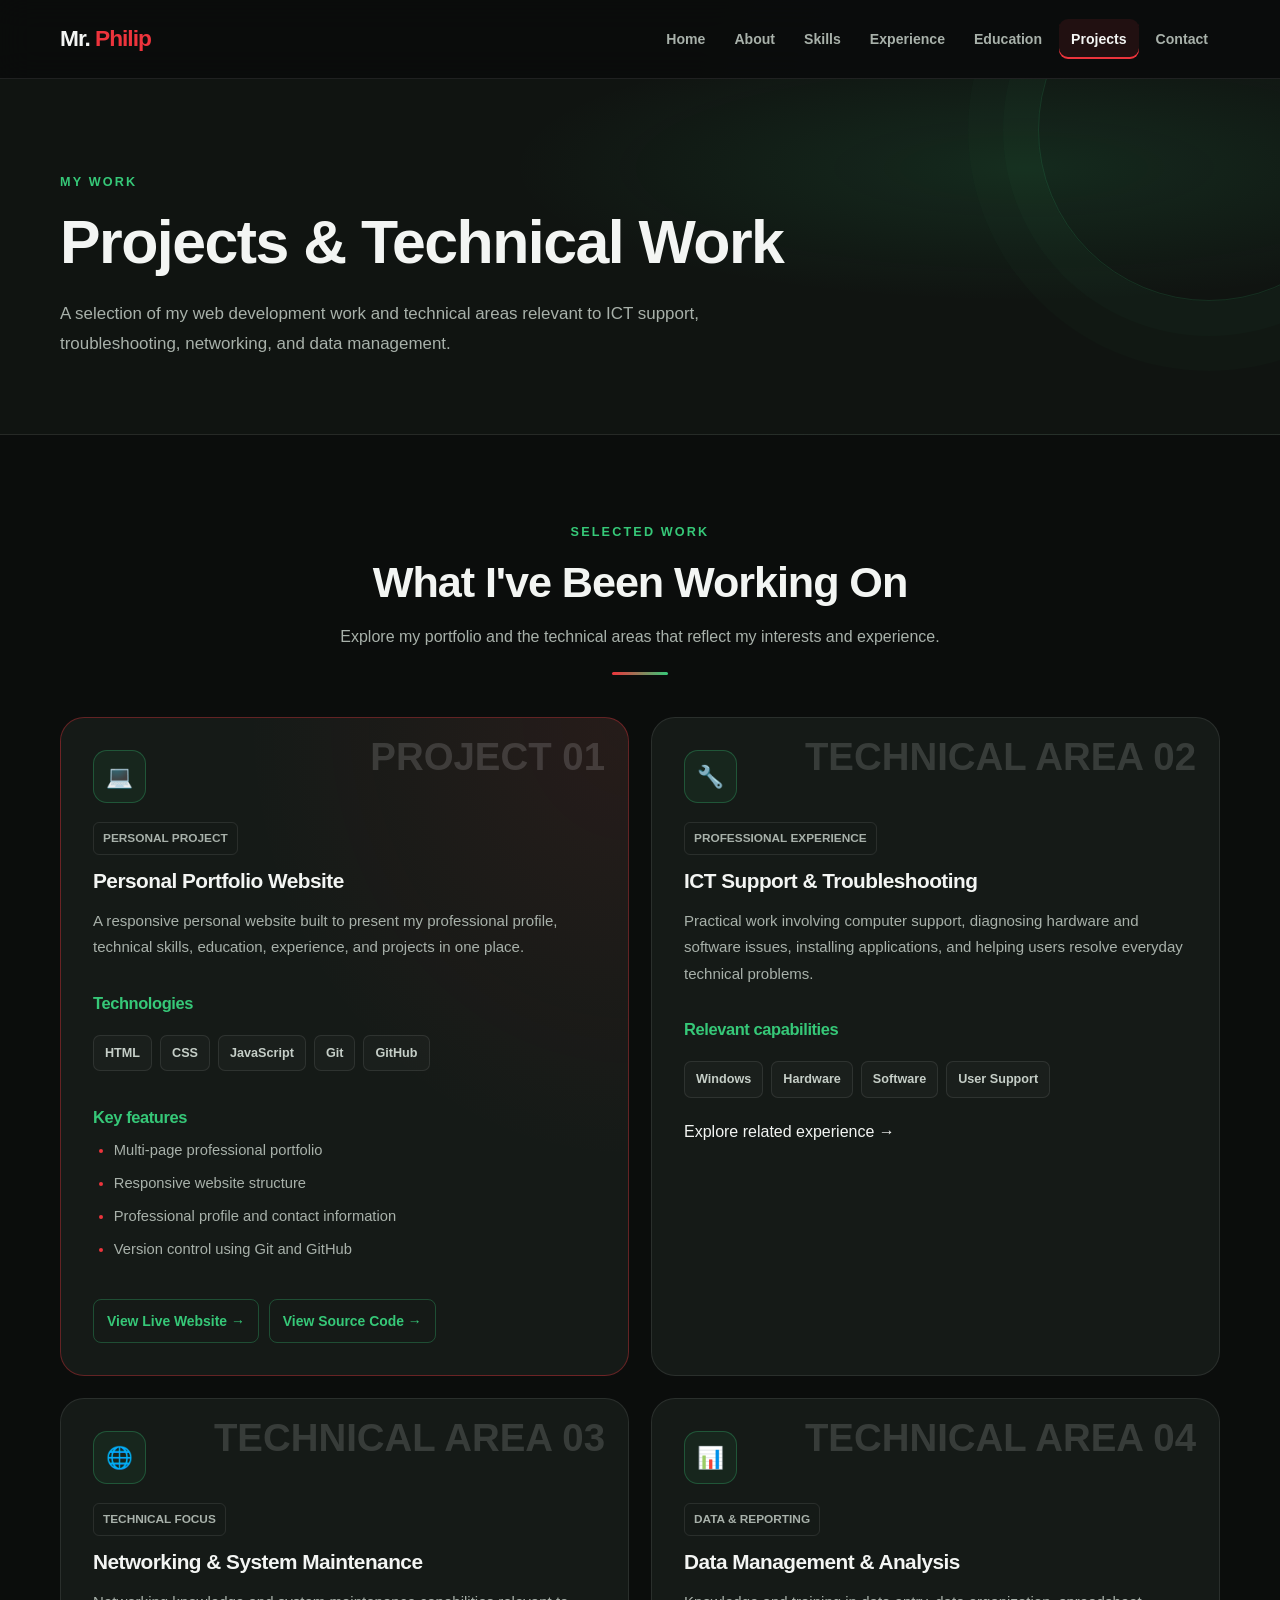
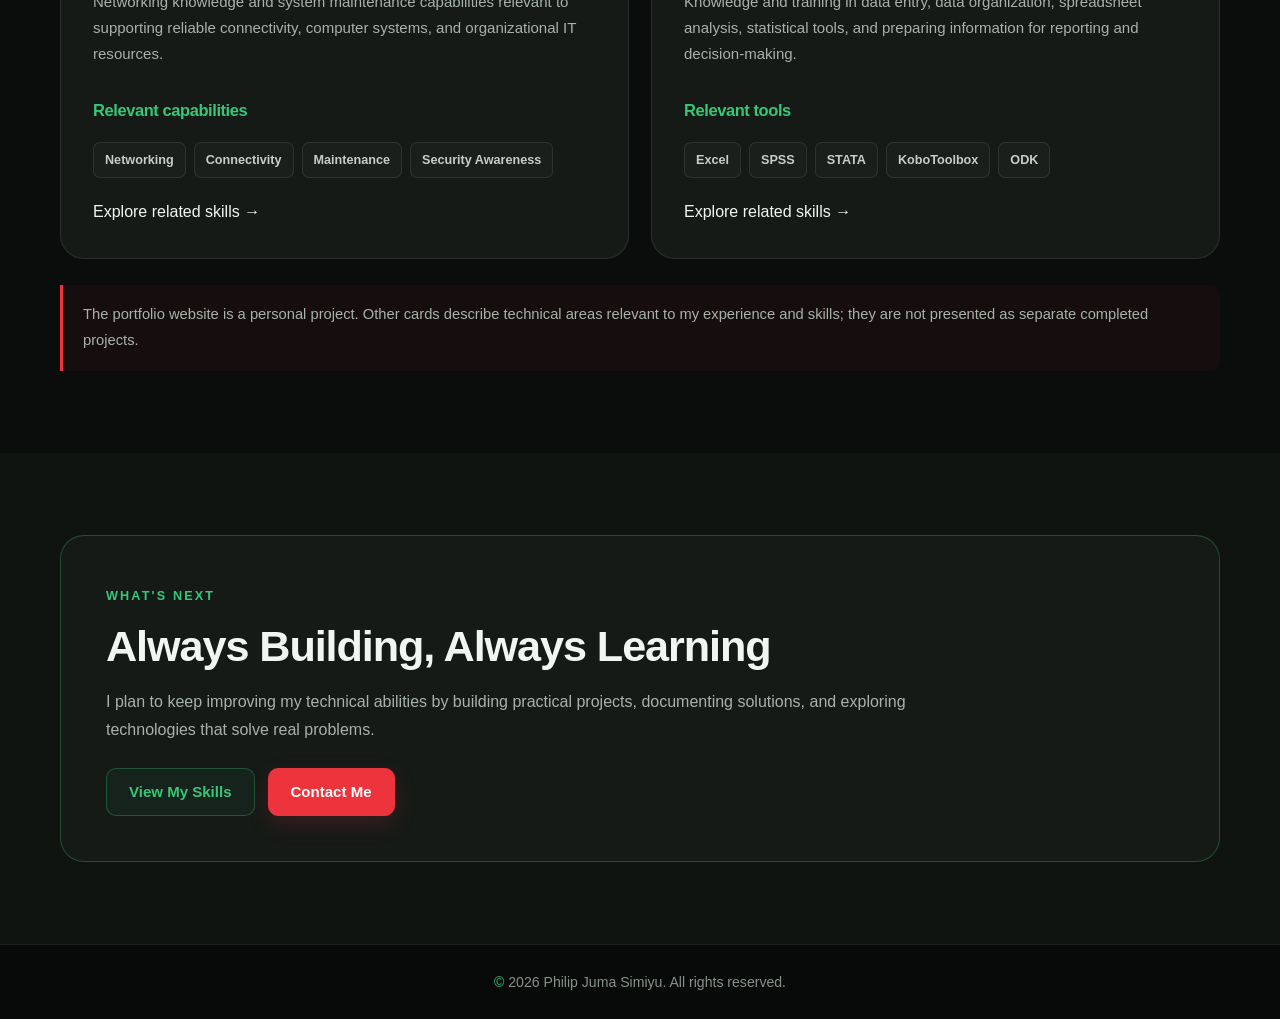
<file: projects.html>
<!DOCTYPE html>
<html lang="en">
<head>
    <meta charset="UTF-8">
    <meta name="viewport" content="width=device-width, initial-scale=1.0">

    <meta name="description"
          content="Explore the portfolio website and technical work of Philip Juma Simiyu, an ICT support and Information Technology professional.">

    <meta name="author" content="Philip Juma Simiyu">

    <title>Projects | Philip Juma Simiyu</title>

    <link rel="stylesheet" href="style.css">
</head>

<body class="projects-page">

    <!-- Navigation -->
    <header class="site-header">
        <nav class="navbar container" aria-label="Main navigation">

            <a href="index.html" class="logo">
                Mr. <span>Philip</span>
            </a>

            <ul class="nav-links">
                <li><a href="index.html">Home</a></li>
                <li><a href="about.html">About</a></li>
                <li><a href="skills.html">Skills</a></li>
                <li><a href="experience.html">Experience</a></li>
                <li><a href="education.html">Education</a></li>
                <li><a href="projects.html" class="active" aria-current="page">Projects</a></li>
                <li><a href="contact.html">Contact</a></li>
            </ul>

        </nav>
    </header>

    <main>

        <!-- Page introduction -->
        <section class="projects-hero page-hero">
            <div class="container">

                <span class="section-eyebrow">MY WORK</span>

                <h1>Projects &amp; <span>Technical Work</span></h1>

                <p>
                    A selection of my web development work and technical
                    areas relevant to ICT support, troubleshooting,
                    networking, and data management.
                </p>

            </div>
        </section>

        <!-- Projects -->
        <section class="projects-section section">
            <div class="container">

                <div class="section-heading">
                    <span class="section-eyebrow">SELECTED WORK</span>

                    <h2>What I've Been <span>Working On</span></h2>

                    <p>
                        Explore my portfolio and the technical areas
                        that reflect my interests and experience.
                    </p>
                </div>

                <div class="projects-grid">

                    <!-- Portfolio website -->
                    <article class="project-card featured-project">

                        <div class="project-number">PROJECT 01</div>

                        <div class="project-icon" aria-hidden="true">
                            &#128187;
                        </div>

                        <span class="project-status">PERSONAL PROJECT</span>

                        <h3>Personal Portfolio Website</h3>

                        <p>
                            A responsive personal website built to present
                            my professional profile, technical skills,
                            education, experience, and projects in one place.
                        </p>

                        <h4>Technologies</h4>

                        <div class="project-tags">
                            <span>HTML</span>
                            <span>CSS</span>
                            <span>JavaScript</span>
                            <span>Git</span>
                            <span>GitHub</span>
                        </div>

                        <h4>Key features</h4>

                        <ul>
                            <li>Multi-page professional portfolio</li>
                            <li>Responsive website structure</li>
                            <li>Professional profile and contact information</li>
                            <li>Version control using Git and GitHub</li>
                        </ul>

                        <div class="project-links">
                            <a
                                href="https://jumaphilip.github.io/philip-juma-simiyu-portfolio/"
                                target="_blank"
                                rel="noopener noreferrer"
                            >
                                View Live Website &rarr;
                            </a>

                            <a
                                href="https://github.com/jumaphilip/philip-juma-simiyu-portfolio"
                                target="_blank"
                                rel="noopener noreferrer"
                            >
                                View Source Code &rarr;
                            </a>
                        </div>

                    </article>

                    <!-- ICT support -->
                    <article class="project-card">

                        <div class="project-number">TECHNICAL AREA 02</div>

                        <div class="project-icon" aria-hidden="true">
                            &#128295;
                        </div>

                        <span class="project-status">
                            PROFESSIONAL EXPERIENCE
                        </span>

                        <h3>ICT Support &amp; Troubleshooting</h3>

                        <p>
                            Practical work involving computer support,
                            diagnosing hardware and software issues,
                            installing applications, and helping users
                            resolve everyday technical problems.
                        </p>

                        <h4>Relevant capabilities</h4>

                        <div class="project-tags">
                            <span>Windows</span>
                            <span>Hardware</span>
                            <span>Software</span>
                            <span>User Support</span>
                        </div>

                        <a class="project-detail-link" href="experience.html">
                            Explore related experience &rarr;
                        </a>

                    </article>

                    <!-- Networking -->
                    <article class="project-card">

                        <div class="project-number">TECHNICAL AREA 03</div>

                        <div class="project-icon" aria-hidden="true">
                            &#127760;
                        </div>

                        <span class="project-status">
                            TECHNICAL FOCUS
                        </span>

                        <h3>Networking &amp; System Maintenance</h3>

                        <p>
                            Networking knowledge and system maintenance
                            capabilities relevant to supporting reliable
                            connectivity, computer systems, and
                            organizational IT resources.
                        </p>

                        <h4>Relevant capabilities</h4>

                        <div class="project-tags">
                            <span>Networking</span>
                            <span>Connectivity</span>
                            <span>Maintenance</span>
                            <span>Security Awareness</span>
                        </div>

                        <a class="project-detail-link" href="skills.html">
                            Explore related skills &rarr;
                        </a>

                    </article>

                    <!-- Data management -->
                    <article class="project-card">

                        <div class="project-number">TECHNICAL AREA 04</div>

                        <div class="project-icon" aria-hidden="true">
                            &#128202;
                        </div>

                        <span class="project-status">
                            DATA &amp; REPORTING
                        </span>

                        <h3>Data Management &amp; Analysis</h3>

                        <p>
                            Knowledge and training in data entry,
                            data organization, spreadsheet analysis,
                            statistical tools, and preparing information
                            for reporting and decision-making.
                        </p>

                        <h4>Relevant tools</h4>

                        <div class="project-tags">
                            <span>Excel</span>
                            <span>SPSS</span>
                            <span>STATA</span>
                            <span>KoboToolbox</span>
                            <span>ODK</span>
                        </div>

                        <a class="project-detail-link" href="skills.html">
                            Explore related skills &rarr;
                        </a>

                    </article>

                </div>

                <p class="projects-note">
                    The portfolio website is a personal project.
                    Other cards describe technical areas relevant to
                    my experience and skills; they are not presented
                    as separate completed projects.
                </p>

            </div>
        </section>

        <!-- Future development -->
        <section class="projects-future section">
            <div class="container projects-future-content">

                <span class="section-eyebrow">WHAT'S NEXT</span>

                <h2>Always Building, Always <span>Learning</span></h2>

                <p>
                    I plan to keep improving my technical abilities by
                    building practical projects, documenting solutions,
                    and exploring technologies that solve real problems.
                </p>

                <div class="projects-actions">
                    <a href="skills.html" class="home-button secondary">
                        View My Skills
                    </a>

                    <a href="contact.html" class="home-button primary">
                        Contact Me
                    </a>
                </div>

            </div>
        </section>

    </main>

    <!-- Footer -->
    <footer class="site-footer">
        <div class="container">
            <p>
                &copy; <span id="current-year"></span>
                Philip Juma Simiyu. All rights reserved.
            </p>
        </div>
    </footer>

    <script>
        document.getElementById("current-year").textContent =
            new Date().getFullYear();
    </script>

    <script src="script.js"></script>

</body>
</html>
</file>
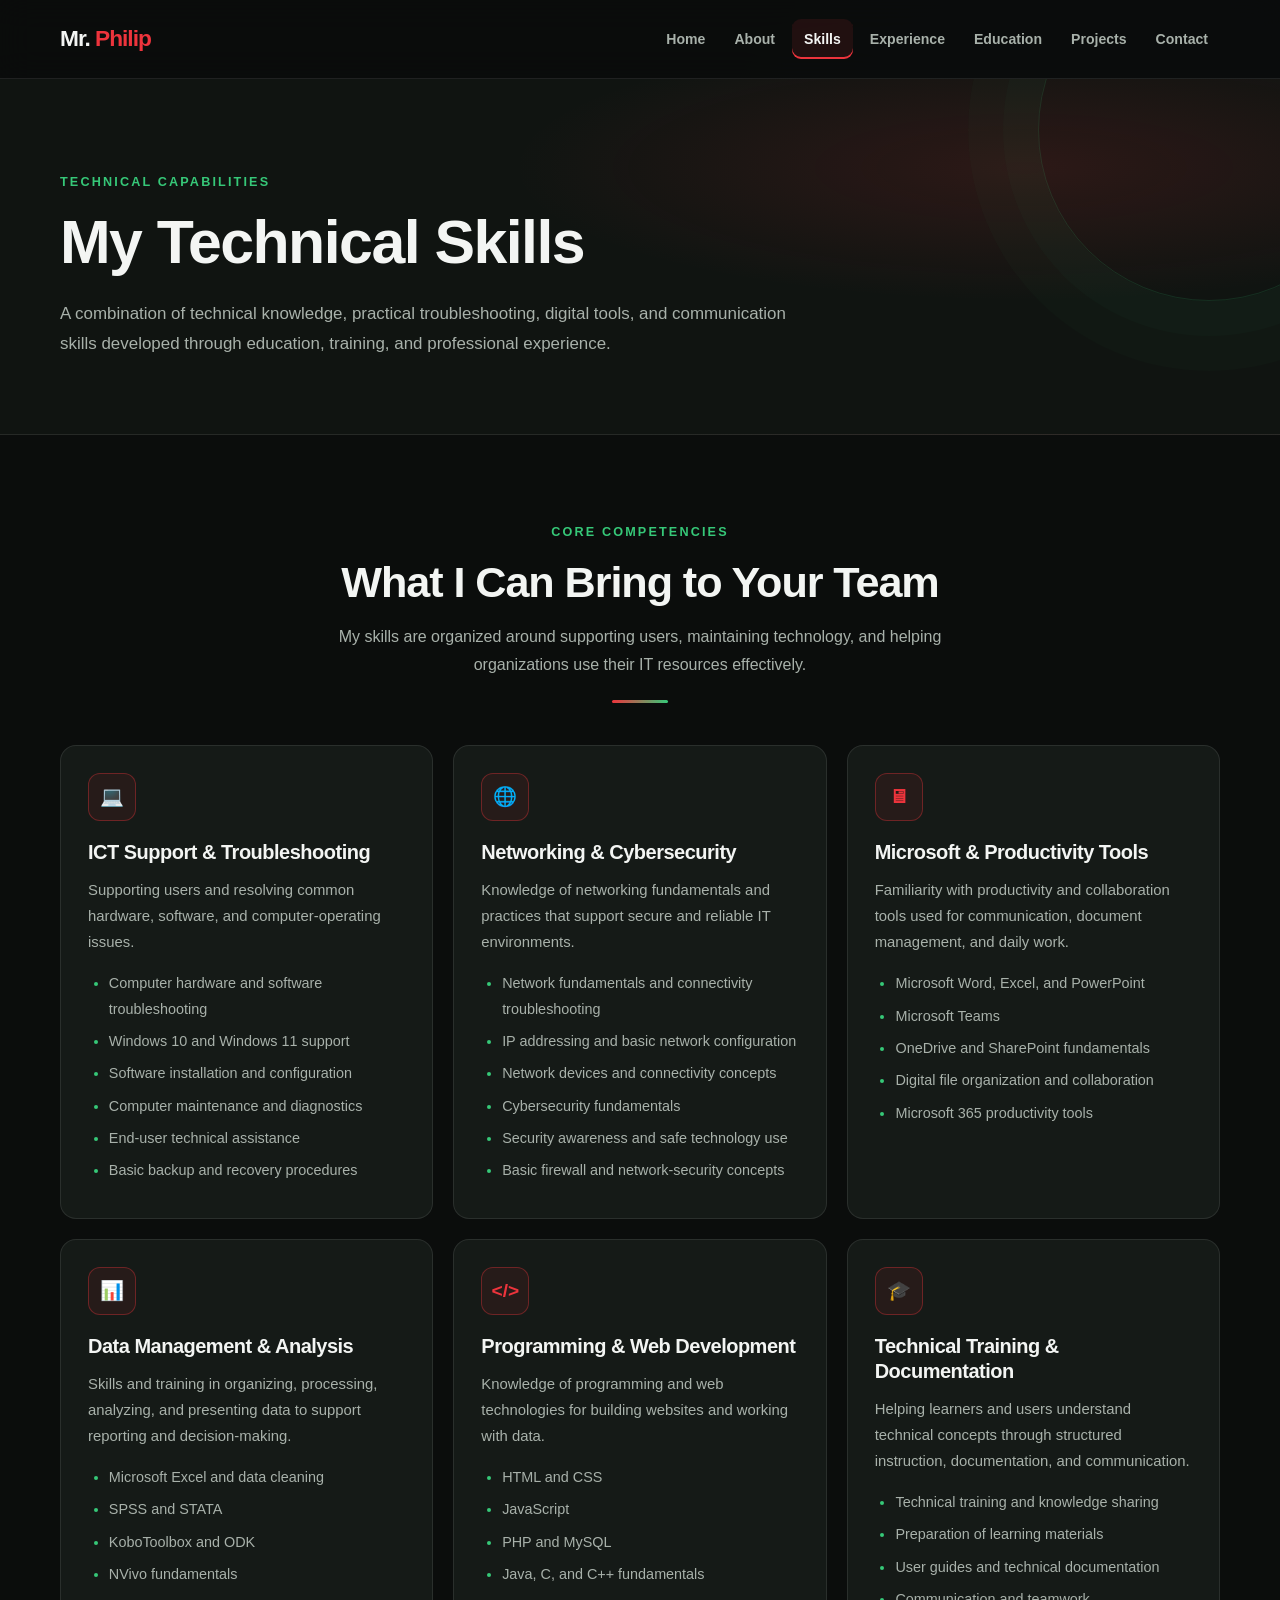
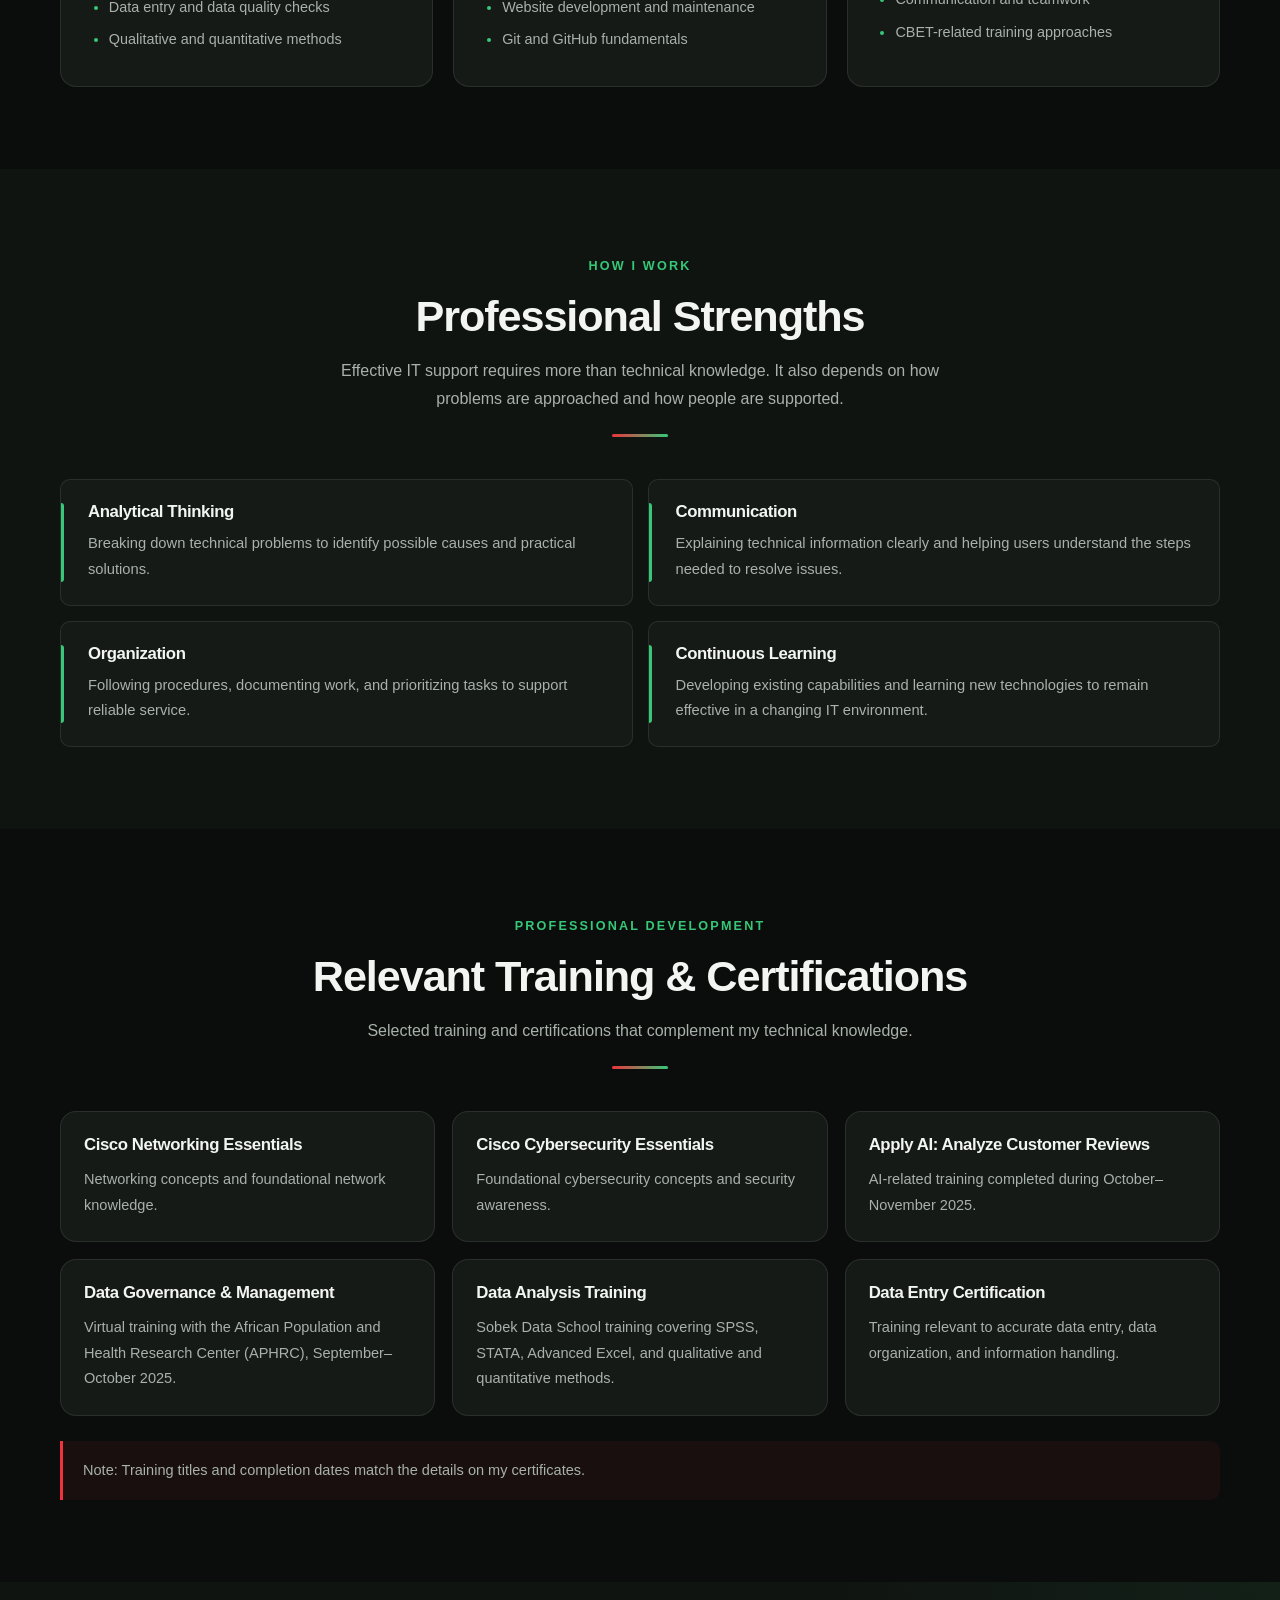
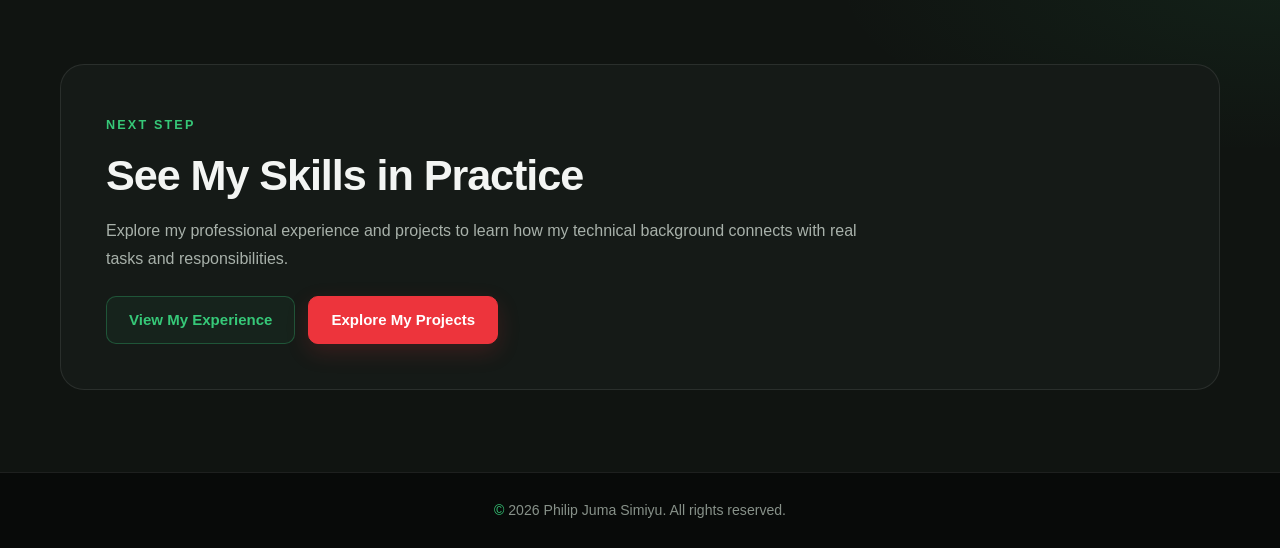
<file: skills.html>
<!DOCTYPE html>
<html lang="en">
<head>
    <meta charset="UTF-8">
    <meta name="viewport" content="width=device-width, initial-scale=1.0">

    <meta name="description"
          content="Explore Philip Juma Simiyu's technical skills in ICT support, troubleshooting, networking, cybersecurity, Microsoft tools, data management, and web development.">

    <meta name="author" content="Philip Juma Simiyu">

    <title>Technical Skills | Philip Juma Simiyu</title>

    <link rel="stylesheet" href="style.css">
</head>

<body class="skills-page">

    <!-- Navigation -->
    <header class="site-header">
        <nav class="navbar container" aria-label="Main navigation">

            <a href="index.html" class="logo">
                Mr. <span>Philip</span>
            </a>

            <ul class="nav-links">
                <li><a href="index.html">Home</a></li>
                <li><a href="about.html">About</a></li>
                <li><a href="skills.html" class="active" aria-current="page">Skills</a></li>
                <li><a href="experience.html">Experience</a></li>
                <li><a href="education.html">Education</a></li>
                <li><a href="projects.html">Projects</a></li>
                <li><a href="contact.html">Contact</a></li>
            </ul>

        </nav>
    </header>

    <main>

        <!-- Page introduction -->
        <section class="skills-hero page-hero">
            <div class="container">

                <span class="section-eyebrow">TECHNICAL CAPABILITIES</span>

                <h1>My Technical <span>Skills</span></h1>

                <p>
                    A combination of technical knowledge, practical
                    troubleshooting, digital tools, and communication skills
                    developed through education, training, and professional
                    experience.
                </p>

            </div>
        </section>

        <!-- Skills overview -->
        <section class="skills-overview section">
            <div class="container">

                <div class="section-heading">
                    <span class="section-eyebrow">CORE COMPETENCIES</span>
                    <h2>What I Can <span>Bring to Your Team</span></h2>

                    <p>
                        My skills are organized around supporting users,
                        maintaining technology, and helping organizations
                        use their IT resources effectively.
                    </p>
                </div>

                <div class="skills-grid">

                    <!-- ICT Support -->
                    <article class="skill-card">
                        <div class="skill-card-icon" aria-hidden="true">
                            &#128187;
                        </div>

                        <h3>ICT Support &amp; Troubleshooting</h3>

                        <p>
                            Supporting users and resolving common hardware,
                            software, and computer-operating issues.
                        </p>

                        <ul>
                            <li>Computer hardware and software troubleshooting</li>
                            <li>Windows 10 and Windows 11 support</li>
                            <li>Software installation and configuration</li>
                            <li>Computer maintenance and diagnostics</li>
                            <li>End-user technical assistance</li>
                            <li>Basic backup and recovery procedures</li>
                        </ul>
                    </article>

                    <!-- Networking -->
                    <article class="skill-card">
                        <div class="skill-card-icon" aria-hidden="true">
                            &#127760;
                        </div>

                        <h3>Networking &amp; Cybersecurity</h3>

                        <p>
                            Knowledge of networking fundamentals and
                            practices that support secure and reliable
                            IT environments.
                        </p>

                        <ul>
                            <li>Network fundamentals and connectivity troubleshooting</li>
                            <li>IP addressing and basic network configuration</li>
                            <li>Network devices and connectivity concepts</li>
                            <li>Cybersecurity fundamentals</li>
                            <li>Security awareness and safe technology use</li>
                            <li>Basic firewall and network-security concepts</li>
                        </ul>
                    </article>

                    <!-- Microsoft tools -->
                    <article class="skill-card">
                        <div class="skill-card-icon" aria-hidden="true">
                            &#128421;
                        </div>

                        <h3>Microsoft &amp; Productivity Tools</h3>

                        <p>
                            Familiarity with productivity and collaboration
                            tools used for communication, document
                            management, and daily work.
                        </p>

                        <ul>
                            <li>Microsoft Word, Excel, and PowerPoint</li>
                            <li>Microsoft Teams</li>
                            <li>OneDrive and SharePoint fundamentals</li>
                            <li>Digital file organization and collaboration</li>
                            <li>Microsoft 365 productivity tools</li>
                        </ul>
                    </article>

                    <!-- Data -->
                    <article class="skill-card">
                        <div class="skill-card-icon" aria-hidden="true">
                            &#128202;
                        </div>

                        <h3>Data Management &amp; Analysis</h3>

                        <p>
                            Skills and training in organizing, processing,
                            analyzing, and presenting data to support
                            reporting and decision-making.
                        </p>

                        <ul>
                            <li>Microsoft Excel and data cleaning</li>
                            <li>SPSS and STATA</li>
                            <li>KoboToolbox and ODK</li>
                            <li>NVivo fundamentals</li>
                            <li>Data entry and data quality checks</li>
                            <li>Qualitative and quantitative methods</li>
                        </ul>
                    </article>

                    <!-- Web and programming -->
                    <article class="skill-card">
                        <div class="skill-card-icon" aria-hidden="true">
                            &lt;/&gt;
                        </div>

                        <h3>Programming &amp; Web Development</h3>

                        <p>
                            Knowledge of programming and web technologies
                            for building websites and working with data.
                        </p>

                        <ul>
                            <li>HTML and CSS</li>
                            <li>JavaScript</li>
                            <li>PHP and MySQL</li>
                            <li>Java, C, and C++ fundamentals</li>
                            <li>Website development and maintenance</li>
                            <li>Git and GitHub fundamentals</li>
                        </ul>
                    </article>

                    <!-- Training and documentation -->
                    <article class="skill-card">
                        <div class="skill-card-icon" aria-hidden="true">
                            &#127891;
                        </div>

                        <h3>Technical Training &amp; Documentation</h3>

                        <p>
                            Helping learners and users understand technical
                            concepts through structured instruction,
                            documentation, and communication.
                        </p>

                        <ul>
                            <li>Technical training and knowledge sharing</li>
                            <li>Preparation of learning materials</li>
                            <li>User guides and technical documentation</li>
                            <li>Communication and teamwork</li>
                            <li>CBET-related training approaches</li>
                        </ul>
                    </article>

                </div>

            </div>
        </section>

        <!-- Professional skills -->
        <section class="professional-skills section">
            <div class="container">

                <div class="section-heading">
                    <span class="section-eyebrow">HOW I WORK</span>
                    <h2>Professional <span>Strengths</span></h2>

                    <p>
                        Effective IT support requires more than technical
                        knowledge. It also depends on how problems are
                        approached and how people are supported.
                    </p>
                </div>

                <div class="professional-skills-list">

                    <article class="professional-skill">
                        <h3>Analytical Thinking</h3>
                        <p>
                            Breaking down technical problems to identify
                            possible causes and practical solutions.
                        </p>
                    </article>

                    <article class="professional-skill">
                        <h3>Communication</h3>
                        <p>
                            Explaining technical information clearly and
                            helping users understand the steps needed
                            to resolve issues.
                        </p>
                    </article>

                    <article class="professional-skill">
                        <h3>Organization</h3>
                        <p>
                            Following procedures, documenting work, and
                            prioritizing tasks to support reliable service.
                        </p>
                    </article>

                    <article class="professional-skill">
                        <h3>Continuous Learning</h3>
                        <p>
                            Developing existing capabilities and learning
                            new technologies to remain effective in a
                            changing IT environment.
                        </p>
                    </article>

                </div>

            </div>
        </section>

        <!-- Training and certifications -->
        <section class="skills-certifications section">
            <div class="container">

                <div class="section-heading">
                    <span class="section-eyebrow">PROFESSIONAL DEVELOPMENT</span>
                    <h2>Relevant Training &amp; <span>Certifications</span></h2>

                    <p>
                        Selected training and certifications that complement
                        my technical knowledge.
                    </p>
                </div>

                <div class="certifications-grid">

                    <article class="certification-card">
                        <h3>Cisco Networking Essentials</h3>
                        <p>
                            Networking concepts and foundational network
                            knowledge.
                        </p>
                    </article>

                    <article class="certification-card">
                        <h3>Cisco Cybersecurity Essentials</h3>
                        <p>
                            Foundational cybersecurity concepts and
                            security awareness.
                        </p>
                    </article>

                    <article class="certification-card">
                        <h3>Apply AI: Analyze Customer Reviews</h3>
                        <p>
                            AI-related training completed during
                            October–November 2025.
                        </p>
                    </article>

                    <article class="certification-card">
                        <h3>Data Governance &amp; Management</h3>
                        <p>
                            Virtual training with the African Population
                            and Health Research Center (APHRC),
                            September–October 2025.
                        </p>
                    </article>

                    <article class="certification-card">
                        <h3>Data Analysis Training</h3>
                        <p>
                            Sobek Data School training covering SPSS,
                            STATA, Advanced Excel, and qualitative
                            and quantitative methods.
                        </p>
                    </article>

                    <article class="certification-card">
                        <h3>Data Entry Certification</h3>
                        <p>
                            Training relevant to accurate data entry,
                            data organization, and information handling.
                        </p>
                    </article>

                </div>

                <p class="certification-note">
                    Note: Training titles and completion dates match
                    the details on my certificates.
                </p>

            </div>
        </section>

        <!-- Call to action -->
        <section class="skills-cta section">
            <div class="container">

                <span class="section-eyebrow">NEXT STEP</span>

                <h2>See My Skills in Practice</h2>

                <p>
                    Explore my professional experience and projects to learn
                    how my technical background connects with real tasks
                    and responsibilities.
                </p>

                <div class="skills-cta-actions">
                    <a href="experience.html" class="home-button secondary">
                        View My Experience
                    </a>

                    <a href="projects.html" class="home-button primary">
                        Explore My Projects
                    </a>
                </div>

            </div>
        </section>

    </main>

    <!-- Footer -->
    <footer class="site-footer">
        <div class="container">
            <p>
                &copy; <span id="current-year"></span>
                Philip Juma Simiyu. All rights reserved.
            </p>
        </div>
    </footer>

    <script>
        document.getElementById("current-year").textContent =
            new Date().getFullYear();
    </script>

    <script src="script.js"></script>

</body>
</html>
</file>
<file: style.css>
/* =========================================================
   PHILIP JUMA SIMIYU — PORTFOLIO WEBSITE
   One shared stylesheet for all seven HTML pages
   Theme: Black, Red and Green
   ========================================================= */

/* 1. DESIGN SYSTEM */
:root {
    --bg: #0b0d0c;
    --bg-soft: #101411;
    --surface: #151a17;
    --surface-alt: #1b211d;
    --surface-hover: #202923;

    --text: #f3f5f3;
    --muted: #a8b1aa;
    --red: #ed343c;
    --red-dark: #bd2029;
    --green: #36c878;
    --green-dark: #218d51;

    --border: rgba(255, 255, 255, 0.09);
    --border-red: rgba(237, 52, 60, 0.36);
    --border-green: rgba(54, 200, 120, 0.30);

    --shadow: 0 18px 45px rgba(0, 0, 0, 0.24);
    --shadow-hover: 0 22px 48px rgba(0, 0, 0, 0.38);

    --radius-sm: 10px;
    --radius-md: 16px;
    --radius-lg: 24px;
    --radius-xl: 32px;

    --container: 1160px;
    --transition: 220ms ease;
}

/* 2. RESET AND GLOBAL STYLES */
* {
    box-sizing: border-box;
    margin: 0;
    padding: 0;
}

html {
    scroll-behavior: smooth;
    scroll-padding-top: 100px;
}

body {
    min-width: 320px;
    background:
        radial-gradient(
            circle at 85% 8%,
            rgba(54, 200, 120, 0.055),
            transparent 27rem
        ),
        var(--bg);
    color: var(--text);
    font-family: "Segoe UI", Arial, Helvetica, sans-serif;
    font-size: 16px;
    line-height: 1.75;
    overflow-wrap: break-word;
    -webkit-font-smoothing: antialiased;
}

body::selection {
    background: var(--red);
    color: #ffffff;
}

::selection {
    background: var(--red);
    color: #ffffff;
}

img {
    display: block;
    max-width: 100%;
}

a {
    color: inherit;
    text-decoration: none;
    transition:
        color var(--transition),
        background var(--transition),
        border-color var(--transition),
        transform var(--transition);
}

button,
input,
select,
textarea {
    font: inherit;
}

button,
input,
select,
textarea,
a {
    -webkit-tap-highlight-color: transparent;
}

button {
    cursor: pointer;
}

ul,
ol {
    padding-left: 1.3rem;
}

li {
    margin-bottom: 0.45rem;
}

h1,
h2,
h3,
h4,
h5 {
    color: var(--text);
    font-weight: 750;
    line-height: 1.25;
    letter-spacing: -0.025em;
}

h1 {
    font-size: clamp(2.4rem, 5.5vw, 4.5rem);
}

h2 {
    font-size: clamp(1.8rem, 3.5vw, 2.7rem);
}

h3 {
    font-size: 1.25rem;
}

h4 {
    font-size: 1.03rem;
}

h5 {
    font-size: 0.95rem;
}

p {
    color: var(--muted);
    margin-bottom: 1rem;
}

p:last-child {
    margin-bottom: 0;
}

strong {
    color: var(--text);
}

:focus-visible {
    outline: 3px solid var(--green);
    outline-offset: 4px;
}

.container {
    width: min(var(--container), calc(100% - 48px));
    margin-inline: auto;
}

.section {
    padding-block: 82px;
}

.section-heading {
    max-width: 760px;
    margin: 0 auto 42px;
    text-align: center;
}

.section-heading h2 {
    margin-bottom: 14px;
}

.section-heading p {
    max-width: 650px;
    margin-inline: auto;
}

.section-eyebrow {
    display: inline-block;
    margin-bottom: 13px;
    color: var(--green);
    font-size: 0.79rem;
    font-weight: 800;
    letter-spacing: 0.17em;
    line-height: 1.5;
    text-transform: uppercase;
}

.section-heading::after {
    display: block;
    width: 56px;
    height: 3px;
    margin: 21px auto 0;
    border-radius: 10px;
    background: linear-gradient(90deg, var(--red), var(--green));
    content: "";
}

/* 3. SHARED NAVIGATION */
.site-header {
    position: sticky;
    top: 0;
    z-index: 100;
    border-bottom: 1px solid var(--border);
    background: rgba(11, 13, 12, 0.92);
    backdrop-filter: blur(16px);
    -webkit-backdrop-filter: blur(16px);
}

.navbar {
    min-height: 78px;
    display: flex;
    align-items: center;
    justify-content: space-between;
    gap: 28px;
    padding-block: 13px;
}

.logo {
    flex-shrink: 0;
    color: var(--text);
    font-size: 1.42rem;
    font-weight: 850;
    letter-spacing: -0.045em;
    white-space: nowrap;
}

.logo span {
    color: var(--red);
}

.logo:hover {
    color: var(--green);
}

.nav-links {
    display: flex;
    flex-wrap: wrap;
    align-items: center;
    justify-content: flex-end;
    gap: 5px;
    padding: 0;
    list-style: none;
}

.nav-links li {
    margin: 0;
}

.nav-links a {
    display: inline-flex;
    align-items: center;
    justify-content: center;
    min-height: 40px;
    padding: 8px 12px;
    border-radius: 9px;
    color: var(--muted);
    font-size: 0.88rem;
    font-weight: 650;
    white-space: nowrap;
}

.nav-links a:hover,
.nav-links a.active {
    background: rgba(237, 52, 60, 0.10);
    color: var(--text);
}

.nav-links a.active {
    box-shadow: inset 0 -2px var(--red);
}

/* 4. SHARED BUTTONS */
.home-button {
    display: inline-flex;
    min-height: 48px;
    align-items: center;
    justify-content: center;
    gap: 9px;
    padding: 12px 22px;
    border: 1px solid transparent;
    border-radius: 10px;
    font-size: 0.94rem;
    font-weight: 750;
    line-height: 1.35;
    text-align: center;
    transition:
        transform var(--transition),
        background var(--transition),
        color var(--transition),
        box-shadow var(--transition),
        border-color var(--transition);
}

.home-button:hover {
    transform: translateY(-3px);
}

.home-button.primary {
    border-color: var(--red);
    background: var(--red);
    color: #ffffff;
    box-shadow: 0 8px 22px rgba(237, 52, 60, 0.17);
}

.home-button.primary:hover {
    border-color: #ff5058;
    background: #ff454d;
    box-shadow: 0 12px 28px rgba(237, 52, 60, 0.25);
}

.home-button.secondary {
    border-color: var(--border-green);
    background: rgba(54, 200, 120, 0.055);
    color: var(--green);
}

.home-button.secondary:hover {
    border-color: var(--green);
    background: rgba(54, 200, 120, 0.14);
    color: #78efa9;
}

.hero-buttons,
.about-career-actions,
.skills-cta-actions,
.experience-summary-actions,
.education-actions,
.projects-actions {
    display: flex;
    flex-wrap: wrap;
    gap: 13px;
    align-items: center;
}

/* 5. SHARED PAGE HERO */
.page-hero {
    position: relative;
    isolation: isolate;
    overflow: hidden;
    padding-block: 88px 76px;
    border-bottom: 1px solid var(--border);
    background:
        radial-gradient(
            ellipse at 85% 20%,
            rgba(237, 52, 60, 0.13),
            transparent 34rem
        ),
        linear-gradient(135deg, #111612, #0b0d0c 68%);
}

.page-hero::after {
    position: absolute;
    z-index: -1;
    top: -120px;
    right: -100px;
    width: 340px;
    height: 340px;
    border: 1px solid rgba(54, 200, 120, 0.15);
    border-radius: 50%;
    box-shadow:
        0 0 0 35px rgba(54, 200, 120, 0.025),
        0 0 0 70px rgba(54, 200, 120, 0.02);
    content: "";
    pointer-events: none;
}

.page-hero .container {
    position: relative;
    z-index: 1;
}

.page-hero h1 {
    max-width: 900px;
    margin-bottom: 18px;
    font-size: clamp(2.25rem, 5vw, 3.8rem);
}

.page-hero p {
    max-width: 760px;
    font-size: 1.06rem;
}

.about-page .page-hero {
    background:
        radial-gradient(ellipse at 80% 25%, rgba(54, 200, 120, 0.12), transparent 32rem),
        var(--bg-soft);
}

.skills-page .page-hero {
    background:
        radial-gradient(ellipse at 80% 25%, rgba(237, 52, 60, 0.13), transparent 32rem),
        var(--bg-soft);
}

.experience-page .page-hero {
    background:
        radial-gradient(ellipse at 80% 25%, rgba(54, 200, 120, 0.12), transparent 32rem),
        var(--bg-soft);
}

.education-page .page-hero {
    background:
        radial-gradient(ellipse at 80% 25%, rgba(237, 52, 60, 0.13), transparent 32rem),
        var(--bg-soft);
}

.projects-page .page-hero {
    background:
        radial-gradient(ellipse at 80% 25%, rgba(54, 200, 120, 0.12), transparent 32rem),
        var(--bg-soft);
}

.contact-page .page-hero {
    background:
        radial-gradient(ellipse at 80% 25%, rgba(237, 52, 60, 0.13), transparent 32rem),
        var(--bg-soft);
}

/* =========================================================
   6. HOME PAGE
   ========================================================= */

.home-hero {
    min-height: 620px;
    display: grid;
    grid-template-columns: minmax(0, 1.15fr) minmax(280px, 0.85fr);
    align-items: center;
    gap: clamp(35px, 6vw, 85px);
    padding-block: 80px 90px;
}

.hero-content {
    position: relative;
    z-index: 2;
}

.hero-label {
    display: inline-flex;
    align-items: center;
    gap: 10px;
    margin-bottom: 22px;
    color: var(--green);
    font-size: 0.82rem;
    font-weight: 800;
    letter-spacing: 0.13em;
    text-transform: uppercase;
}

.hero-label::before {
    width: 27px;
    height: 2px;
    background: var(--red);
    content: "";
}

.hero-content h1 {
    max-width: 780px;
    margin-bottom: 16px;
    font-size: clamp(2.5rem, 4.7vw, 4.35rem);
    line-height: 1.1;
    overflow-wrap: normal;
}

.hero-content h1 span {
    display: inline;
    color: var(--red);
}

.hero-content h2 {
    margin-bottom: 19px;
    color: var(--green);
    font-size: clamp(1.15rem, 2.1vw, 1.65rem);
    letter-spacing: -0.01em;
}

.hero-content > p {
    max-width: 620px;
    margin-bottom: 28px;
    font-size: 1.04rem;
}

.hero-buttons {
    margin-bottom: 28px;
}

.hero-highlights {
    display: flex;
    flex-wrap: wrap;
    gap: 9px;
}

.hero-highlights span,
.objective-keywords span,
.experience-tags span,
.project-tags span {
    display: inline-flex;
    align-items: center;
    justify-content: center;
    padding: 6px 11px;
    border: 1px solid var(--border);
    border-radius: 7px;
    background: rgba(255, 255, 255, 0.025);
    color: #c5cec7;
    font-size: 0.79rem;
    font-weight: 650;
}

.hero-highlights span:first-child,
.objective-keywords span:first-child {
    border-color: var(--border-green);
    color: var(--green);
}

.hero-photo {
    position: relative;
    justify-self: end;
    width: min(100%, 410px);
    padding: 13px;
    border: 1px solid var(--border-green);
    border-radius: var(--radius-xl);
    background: linear-gradient(145deg, rgba(54, 200, 120, 0.10), rgba(237, 52, 60, 0.09));
    box-shadow: var(--shadow);
    animation: heroFloat 6s ease-in-out infinite;
}

.hero-photo::before {
    position: absolute;
    top: -12px;
    right: -12px;
    width: 92px;
    height: 92px;
    border-top: 3px solid var(--red);
    border-right: 3px solid var(--red);
    border-radius: 0 18px 0 0;
    content: "";
}

.hero-photo::after {
    position: absolute;
    bottom: -12px;
    left: -12px;
    width: 92px;
    height: 92px;
    border-bottom: 3px solid var(--green);
    border-left: 3px solid var(--green);
    border-radius: 0 0 0 18px;
    content: "";
}

.hero-photo img {
    position: relative;
    z-index: 1;
    width: 100%;
    aspect-ratio: 4 / 5;
    border-radius: 22px;
    object-fit: cover;
    object-position: center top;
    background: var(--surface);
}

@keyframes heroFloat {
    0%, 100% {
        transform: translateY(0);
    }
    50% {
        transform: translateY(-8px);
    }
}

.home-section {
    padding-block: 78px;
}

.home-section:nth-of-type(odd) {
    background: rgba(255, 255, 255, 0.012);
}

.objective-card {
    padding: clamp(25px, 4vw, 43px);
    border: 1px solid var(--border);
    border-left: 4px solid var(--green);
    border-radius: var(--radius-lg);
    background: linear-gradient(120deg, var(--surface), rgba(21, 26, 23, 0.68));
    box-shadow: var(--shadow);
}

.objective-card p {
    font-size: 1.04rem;
}

.objective-keywords {
    display: flex;
    flex-wrap: wrap;
    gap: 9px;
    margin-top: 22px;
}

.overview-grid {
    display: grid;
    grid-template-columns: repeat(3, minmax(0, 1fr));
    gap: 20px;
}

.overview-card {
    display: flex;
    flex-direction: column;
    align-items: flex-start;
    min-width: 0;
    padding: 27px;
    border: 1px solid var(--border);
    border-radius: var(--radius-md);
    background: var(--surface);
    transition:
        transform var(--transition),
        border-color var(--transition),
        background var(--transition),
        box-shadow var(--transition);
}

.overview-card:hover {
    transform: translateY(-6px);
    border-color: var(--border-green);
    background: var(--surface-alt);
    box-shadow: var(--shadow);
}

.card-icon {
    display: grid;
    width: 50px;
    height: 50px;
    place-items: center;
    margin-bottom: 21px;
    border: 1px solid var(--border-green);
    border-radius: 13px;
    background: rgba(54, 200, 120, 0.08);
    color: var(--green);
    font-size: 1.35rem;
    font-weight: 800;
}

.overview-card h3 {
    margin-bottom: 12px;
}

.overview-card p {
    flex: 1;
    font-size: 0.94rem;
}

.overview-card a {
    display: inline-flex;
    align-items: center;
    gap: 7px;
    margin-top: 17px;
    color: var(--green);
    font-size: 0.9rem;
    font-weight: 750;
}

.overview-card a:hover {
    color: #85f0ad;
    gap: 12px;
}

.home-cta {
    padding-block: 76px;
    border-top: 1px solid var(--border);
    border-bottom: 1px solid var(--border);
    background:
        radial-gradient(ellipse at 12% 100%, rgba(54, 200, 120, 0.09), transparent 30rem),
        radial-gradient(ellipse at 90% 0%, rgba(237, 52, 60, 0.09), transparent 30rem),
        var(--surface);
}

.home-cta .container {
    text-align: center;
}

.home-cta h2 {
    max-width: 800px;
    margin: 0 auto 16px;
}

.home-cta p {
    max-width: 680px;
    margin: 0 auto 26px;
}

.home-cta .hero-buttons {
    justify-content: center;
    margin-bottom: 0;
}

/* =========================================================
   7. ABOUT PAGE
   ========================================================= */

.about-intro-grid {
    display: grid;
    grid-template-columns: minmax(240px, 0.75fr) minmax(0, 1.25fr);
    align-items: center;
    gap: clamp(30px, 5vw, 70px);
}

.about-image {
    position: relative;
    padding: 11px;
    border: 1px solid var(--border-green);
    border-radius: var(--radius-lg);
    background: var(--surface);
}

.about-image img {
    width: 100%;
    max-height: 500px;
    aspect-ratio: 4 / 5;
    border-radius: 13px;
    object-fit: cover;
    object-position: center top;
}

.about-intro-content h2 {
    margin-bottom: 20px;
}

.about-intro-content > p {
    margin-bottom: 17px;
}

.about-profile-details {
    display: grid;
    grid-template-columns: repeat(2, minmax(0, 1fr));
    gap: 13px;
    margin-block: 25px;
}

.about-profile-details > div {
    display: flex;
    flex-direction: column;
    gap: 3px;
    min-width: 0;
    padding: 14px;
    border: 1px solid var(--border);
    border-radius: var(--radius-sm);
    background: var(--surface);
}

.detail-label {
    color: var(--muted);
    font-size: 0.78rem;
}

.about-profile-details strong {
    font-size: 0.93rem;
    overflow-wrap: anywhere;
}

.about-background {
    background: var(--bg-soft);
}

.about-background-grid {
    display: grid;
    grid-template-columns: repeat(3, minmax(0, 1fr));
    gap: 20px;
}

.about-info-card {
    padding: 27px;
    border: 1px solid var(--border);
    border-radius: var(--radius-md);
    background: var(--surface);
    transition: transform var(--transition), border-color var(--transition);
}

.about-info-card:hover {
    transform: translateY(-5px);
    border-color: var(--border-red);
}

.about-card-number {
    display: inline-block;
    margin-bottom: 19px;
    color: var(--red);
    font-size: 1.9rem;
    font-weight: 850;
    line-height: 1;
}

.about-info-card h3 {
    margin-bottom: 13px;
}

.about-info-card p {
    font-size: 0.94rem;
}

.about-background-link {
    margin-top: 28px;
    text-align: center;
}

.about-background-link a {
    color: var(--green);
    font-weight: 750;
}

.about-background-link a:hover {
    color: #85f0ad;
}

.about-strengths-grid {
    display: grid;
    grid-template-columns: repeat(4, minmax(0, 1fr));
    gap: 16px;
}

.about-strength {
    padding: 23px 19px;
    border: 1px solid var(--border);
    border-radius: var(--radius-md);
    background: var(--surface);
}

.about-strength h3 {
    margin-bottom: 10px;
    font-size: 1.05rem;
}

.about-strength p {
    font-size: 0.9rem;
}

.about-career {
    background: var(--bg-soft);
}

.about-career-content {
    padding: clamp(28px, 5vw, 50px);
    border: 1px solid var(--border-green);
    border-radius: var(--radius-lg);
    background:
        radial-gradient(ellipse at 100% 0%, rgba(54, 200, 120, 0.08), transparent 25rem),
        var(--surface);
}

.about-career-content h2 {
    margin-bottom: 16px;
}

.about-career-content > p {
    max-width: 850px;
    margin-bottom: 25px;
}

/* =========================================================
   8. SKILLS PAGE
   ========================================================= */

.skills-overview {
    background: var(--bg);
}

.skills-grid {
    display: grid;
    grid-template-columns: repeat(3, minmax(0, 1fr));
    gap: 20px;
}

.skill-card {
    min-width: 0;
    padding: 27px;
    border: 1px solid var(--border);
    border-radius: var(--radius-md);
    background: var(--surface);
    transition: transform var(--transition), border-color var(--transition);
}

.skill-card:hover {
    transform: translateY(-5px);
    border-color: var(--border-green);
}

.skill-card-icon {
    display: grid;
    width: 48px;
    height: 48px;
    place-items: center;
    margin-bottom: 19px;
    border: 1px solid var(--border-red);
    border-radius: 12px;
    background: rgba(237, 52, 60, 0.08);
    color: var(--red);
    font-size: 1.2rem;
    font-weight: 800;
}

.skill-card h3 {
    margin-bottom: 12px;
}

.skill-card p {
    font-size: 0.93rem;
}

.skill-card ul {
    margin-top: 16px;
    color: var(--muted);
    font-size: 0.9rem;
}

.skill-card li::marker {
    color: var(--green);
}

.professional-skills {
    background: var(--bg-soft);
}

.professional-skills-list {
    display: grid;
    grid-template-columns: repeat(2, minmax(0, 1fr));
    gap: 15px;
}

.professional-skill {
    position: relative;
    padding: 22px 23px 22px 27px;
    border: 1px solid var(--border);
    border-radius: var(--radius-sm);
    background: var(--surface);
}

.professional-skill::before {
    position: absolute;
    top: 23px;
    bottom: 23px;
    left: 0;
    width: 3px;
    border-radius: 0 4px 4px 0;
    background: var(--green);
    content: "";
}

.professional-skill h3 {
    margin-bottom: 8px;
    font-size: 1.05rem;
}

.professional-skill p {
    font-size: 0.92rem;
}

.skills-certifications {
    background: var(--bg);
}

.certifications-grid {
    display: grid;
    grid-template-columns: repeat(3, minmax(0, 1fr));
    gap: 17px;
}

.certification-card {
    padding: 23px;
    border: 1px solid var(--border);
    border-radius: var(--radius-md);
    background: var(--surface);
}

.certification-card h3 {
    margin-bottom: 11px;
    font-size: 1.05rem;
}

.certification-card p {
    font-size: 0.91rem;
}

.certification-note {
    margin-top: 25px;
    padding: 17px 20px;
    border-left: 3px solid var(--red);
    border-radius: 0 var(--radius-sm) var(--radius-sm) 0;
    background: rgba(237, 52, 60, 0.06);
    color: var(--muted);
    font-size: 0.91rem;
}

.skills-cta {
    background:
        radial-gradient(ellipse at 100% 0%, rgba(54, 200, 120, 0.07), transparent 28rem),
        var(--bg-soft);
}

.skills-cta .container {
    padding: clamp(28px, 5vw, 45px);
    border: 1px solid var(--border);
    border-radius: var(--radius-lg);
    background: var(--surface);
}

.skills-cta h2 {
    margin-bottom: 15px;
}

.skills-cta p {
    max-width: 780px;
    margin-bottom: 23px;
}

/* =========================================================
   9. EXPERIENCE PAGE
   ========================================================= */

.experience-timeline-section {
    background: var(--bg);
}

.experience-timeline {
    position: relative;
    display: grid;
    gap: 25px;
    max-width: 980px;
    margin-inline: auto;
}

.experience-timeline::before {
    position: absolute;
    top: 15px;
    bottom: 15px;
    left: 16px;
    width: 2px;
    background: linear-gradient(var(--red), var(--green));
    content: "";
    opacity: 0.65;
}

.experience-card {
    position: relative;
    margin-left: 42px;
    padding: clamp(22px, 3.5vw, 34px);
    border: 1px solid var(--border);
    border-radius: var(--radius-md);
    background: var(--surface);
    box-shadow: 0 8px 24px rgba(0, 0, 0, 0.12);
    transition: border-color var(--transition), transform var(--transition);
}

.experience-card:hover {
    transform: translateY(-3px);
    border-color: var(--border-green);
}

.experience-marker {
    position: absolute;
    top: 29px;
    left: -35px;
    width: 19px;
    height: 19px;
    border: 4px solid var(--bg);
    border-radius: 50%;
    background: var(--green);
    box-shadow: 0 0 0 2px var(--green);
}

.experience-card:nth-child(even) .experience-marker {
    background: var(--red);
    box-shadow: 0 0 0 2px var(--red);
}

.experience-card-header {
    display: flex;
    flex-wrap: wrap;
    align-items: flex-start;
    justify-content: space-between;
    gap: 13px;
    margin-bottom: 15px;
}

.experience-category {
    display: inline-block;
    margin-bottom: 10px;
    padding: 5px 10px;
    border: 1px solid var(--border-green);
    border-radius: 6px;
    background: rgba(54, 200, 120, 0.06);
    color: var(--green);
    font-size: 0.74rem;
    font-weight: 800;
    letter-spacing: 0.07em;
    text-transform: uppercase;
}

.experience-card h3 {
    margin-bottom: 7px;
    font-size: 1.3rem;
}

.experience-card h4 {
    margin-bottom: 7px;
    color: #d4dbd5;
    font-weight: 650;
}

.experience-location {
    margin-bottom: 0;
    font-size: 0.9rem;
}

.experience-date {
    flex-shrink: 0;
    padding: 7px 11px;
    border: 1px solid var(--border-red);
    border-radius: 8px;
    background: rgba(237, 52, 60, 0.06);
    color: #ff9a9f;
    font-size: 0.82rem;
    font-weight: 750;
}

.experience-card > p {
    margin-block: 15px;
}

.experience-card h5 {
    margin-block: 19px 10px;
    color: var(--green);
}

.experience-card ul {
    margin-bottom: 19px;
    color: var(--muted);
    font-size: 0.94rem;
}

.experience-card li::marker {
    color: var(--green);
}

.experience-tags {
    display: flex;
    flex-wrap: wrap;
    gap: 8px;
    margin-top: 17px;
}

.experience-summary {
    background: var(--bg-soft);
}

.experience-summary-content {
    padding: clamp(28px, 5vw, 45px);
    border: 1px solid var(--border-green);
    border-radius: var(--radius-lg);
    background: var(--surface);
}

.experience-summary-content h2 {
    margin-bottom: 16px;
}

.experience-summary-content > p {
    max-width: 850px;
    margin-bottom: 24px;
}

/* =========================================================
   10. EDUCATION PAGE
   ========================================================= */

.academic-education {
    background: var(--bg);
}

.education-timeline {
    display: grid;
    gap: 20px;
    max-width: 960px;
    margin-inline: auto;
}

.education-card {
    display: grid;
    grid-template-columns: 66px minmax(0, 1fr);
    gap: 23px;
    padding: clamp(22px, 3.5vw, 33px);
    border: 1px solid var(--border);
    border-radius: var(--radius-md);
    background: var(--surface);
    transition: border-color var(--transition), transform var(--transition);
}

.education-card:hover {
    transform: translateY(-3px);
    border-color: var(--border-green);
}

.education-card-icon {
    display: grid;
    width: 62px;
    height: 62px;
    place-items: center;
    border: 1px solid var(--border-red);
    border-radius: 15px;
    background: rgba(237, 52, 60, 0.08);
    color: var(--red);
    font-size: 1.45rem;
    font-weight: 800;
}

.education-card-content h3 {
    margin-bottom: 10px;
}

.education-card-content > p {
    margin-bottom: 10px;
}

.education-status {
    display: inline-flex;
    margin-bottom: 13px;
    padding: 5px 10px;
    border: 1px solid var(--border);
    border-radius: 6px;
    background: rgba(255, 255, 255, 0.03);
    color: #cbd2cc;
    font-size: 0.77rem;
    font-weight: 750;
}

.education-status.ongoing {
    border-color: var(--border-green);
    background: rgba(54, 200, 120, 0.07);
    color: var(--green);
}

.professional-education {
    background: var(--bg-soft);
}

.education-certifications-grid {
    display: grid;
    grid-template-columns: repeat(3, minmax(0, 1fr));
    gap: 18px;
}

.education-certification-card {
    padding: 24px;
    border: 1px solid var(--border);
    border-radius: var(--radius-md);
    background: var(--surface);
    transition: border-color var(--transition), transform var(--transition);
}

.education-certification-card:hover {
    transform: translateY(-4px);
    border-color: var(--border-red);
}

.certification-icon {
    display: grid;
    width: 43px;
    height: 43px;
    place-items: center;
    margin-bottom: 17px;
    border: 1px solid var(--border-green);
    border-radius: 11px;
    background: rgba(54, 200, 120, 0.07);
    color: var(--green);
    font-size: 1.05rem;
    font-weight: 800;
}

.education-certification-card h3 {
    margin-bottom: 10px;
    font-size: 1.04rem;
}

.education-certification-card p {
    font-size: 0.91rem;
}

.certification-area {
    display: inline-block;
    margin-top: 13px;
    color: var(--green);
    font-size: 0.82rem;
    font-weight: 700;
}

.education-note {
    margin-top: 25px;
    padding: 17px 20px;
    border-left: 3px solid var(--green);
    border-radius: 0 var(--radius-sm) var(--radius-sm) 0;
    background: rgba(54, 200, 120, 0.05);
    color: var(--muted);
    font-size: 0.91rem;
}

.education-philosophy {
    background: var(--bg);
}

.education-philosophy-content {
    padding: clamp(28px, 5vw, 45px);
    border: 1px solid var(--border);
    border-radius: var(--radius-lg);
    background:
        radial-gradient(ellipse at 100% 0%, rgba(237, 52, 60, 0.07), transparent 25rem),
        var(--surface);
}

.education-philosophy-content h2 {
    margin-bottom: 15px;
}

.education-philosophy-content > p {
    max-width: 850px;
    margin-bottom: 24px;
}

/* =========================================================
   11. PROJECTS PAGE
   ========================================================= */

.projects-section {
    background: var(--bg);
}

.projects-grid {
    display: grid;
    grid-template-columns: repeat(2, minmax(0, 1fr));
    gap: 22px;
}

.project-card {
    position: relative;
    display: flex;
    flex-direction: column;
    min-width: 0;
    padding: clamp(23px, 3.5vw, 32px);
    border: 1px solid var(--border);
    border-radius: var(--radius-lg);
    background: var(--surface);
    transition:
        transform var(--transition),
        border-color var(--transition),
        box-shadow var(--transition);
}

.project-card:hover {
    transform: translateY(-5px);
    border-color: var(--border-green);
    box-shadow: var(--shadow-hover);
}

.project-card.featured-project {
    border-color: var(--border-red);
    background:
        radial-gradient(ellipse at 100% 0%, rgba(237, 52, 60, 0.08), transparent 24rem),
        var(--surface);
}

.project-number {
    position: absolute;
    top: 20px;
    right: 23px;
    color: rgba(255, 255, 255, 0.15);
    font-size: 2.4rem;
    font-weight: 900;
    line-height: 1;
}

.project-icon {
    display: grid;
    width: 53px;
    height: 53px;
    place-items: center;
    margin-bottom: 19px;
    border: 1px solid var(--border-green);
    border-radius: 14px;
    background: rgba(54, 200, 120, 0.07);
    color: var(--green);
    font-size: 1.35rem;
    font-weight: 800;
}

.project-status {
    align-self: flex-start;
    margin-bottom: 13px;
    padding: 5px 9px;
    border: 1px solid var(--border);
    border-radius: 6px;
    color: var(--muted);
    font-size: 0.74rem;
    font-weight: 750;
}

.project-card h3 {
    margin-bottom: 14px;
    padding-right: 35px;
    font-size: 1.3rem;
}

.project-card > p {
    font-size: 0.94rem;
}

.project-card h4 {
    margin-block: 16px 10px;
    color: var(--green);
}

.project-card ul {
    margin-bottom: 17px;
    color: var(--muted);
    font-size: 0.92rem;
}

.project-card li::marker {
    color: var(--red);
}

.project-tags {
    display: flex;
    flex-wrap: wrap;
    gap: 8px;
    margin-block: 12px 20px;
}

.project-links {
    display: flex;
    flex-wrap: wrap;
    gap: 10px;
    margin-top: auto;
    padding-top: 12px;
}

.project-links a {
    display: inline-flex;
    align-items: center;
    justify-content: center;
    min-height: 40px;
    padding: 9px 13px;
    border: 1px solid var(--border-green);
    border-radius: 8px;
    color: var(--green);
    font-size: 0.87rem;
    font-weight: 750;
}

.project-links a:hover {
    background: rgba(54, 200, 120, 0.10);
}

.projects-note {
    margin-top: 26px;
    padding: 17px 20px;
    border-left: 3px solid var(--red);
    border-radius: 0 var(--radius-sm) var(--radius-sm) 0;
    background: rgba(237, 52, 60, 0.05);
    color: var(--muted);
    font-size: 0.92rem;
}

.projects-future {
    background: var(--bg-soft);
}

.projects-future-content {
    padding: clamp(28px, 5vw, 45px);
    border: 1px solid var(--border-green);
    border-radius: var(--radius-lg);
    background: var(--surface);
}

.projects-future-content h2 {
    margin-bottom: 15px;
}

.projects-future-content > p {
    max-width: 820px;
    margin-bottom: 24px;
}

/* =========================================================
   12. CONTACT PAGE
   ========================================================= */

.contact-section {
    background: var(--bg);
}

.contact-grid {
    display: grid;
    grid-template-columns: minmax(0, 0.85fr) minmax(0, 1.15fr);
    align-items: start;
    gap: 27px;
}

.contact-info,
.contact-form-wrapper {
    min-width: 0;
    padding: clamp(22px, 3.5vw, 33px);
    border: 1px solid var(--border);
    border-radius: var(--radius-lg);
    background: var(--surface);
}

.contact-info h3,
.contact-form-wrapper h3 {
    margin-bottom: 12px;
    font-size: 1.4rem;
}

.contact-info > p,
.contact-form-wrapper > p {
    margin-bottom: 24px;
    font-size: 0.94rem;
}

.contact-detail {
    display: grid;
    grid-template-columns: 45px minmax(0, 1fr);
    align-items: start;
    gap: 13px;
    margin-top: 15px;
    padding: 16px 0;
    border-bottom: 1px solid var(--border);
}

.contact-detail:last-of-type {
    border-bottom: 0;
}

.contact-detail-icon {
    display: grid;
    width: 43px;
    height: 43px;
    place-items: center;
    border: 1px solid var(--border-green);
    border-radius: 11px;
    background: rgba(54, 200, 120, 0.07);
    color: var(--green);
    font-size: 1.05rem;
    font-weight: 800;
}

.contact-detail h4 {
    margin-bottom: 5px;
    font-size: 0.96rem;
}

.contact-detail p,
.contact-detail a {
    margin-bottom: 0;
    color: var(--muted);
    font-size: 0.92rem;
    overflow-wrap: anywhere;
}

.contact-detail a:hover {
    color: var(--green);
}

.contact-social-note {
    margin-top: 18px;
    padding: 15px;
    border: 1px solid var(--border-green);
    border-radius: var(--radius-sm);
    background: rgba(54, 200, 120, 0.045);
    color: var(--muted);
    font-size: 0.89rem;
}

.contact-form-wrapper {
    border-color: var(--border-red);
}

.form-group {
    margin-bottom: 19px;
}

.form-group label {
    display: block;
    margin-bottom: 8px;
    color: #e5eae6;
    font-size: 0.9rem;
    font-weight: 700;
}

.form-group input,
.form-group select,
.form-group textarea {
    display: block;
    width: 100%;
    min-width: 0;
    padding: 13px 14px;
    border: 1px solid rgba(255, 255, 255, 0.12);
    border-radius: 9px;
    outline: none;
    background: #0d100e;
    color: var(--text);
    transition:
        border-color var(--transition),
        box-shadow var(--transition),
        background var(--transition);
}

.form-group input,
.form-group select {
    min-height: 48px;
}

.form-group textarea {
    min-height: 145px;
    resize: vertical;
}

.form-group input::placeholder,
.form-group textarea::placeholder {
    color: #78817a;
    opacity: 1;
}

.form-group input:focus,
.form-group select:focus,
.form-group textarea:focus {
    border-color: var(--green);
    background: #101511;
    box-shadow: 0 0 0 3px rgba(54, 200, 120, 0.09);
}

.form-group select {
    color-scheme: dark;
}

.contact-form-wrapper button[type="submit"] {
    width: 100%;
}

.form-status {
    margin-top: 15px;
    padding: 12px 14px;
    border-radius: 8px;
    color: var(--green);
    font-size: 0.91rem;
}

.contact-cta {
    border-top: 1px solid var(--border);
    background:
        radial-gradient(ellipse at 10% 100%, rgba(54, 200, 120, 0.08), transparent 27rem),
        var(--bg-soft);
}

.contact-cta .container {
    text-align: center;
}

.contact-cta h2 {
    margin-bottom: 15px;
}

.contact-cta p {
    max-width: 700px;
    margin: 0 auto 25px;
}

.contact-cta .home-button {
    margin-inline: auto;
}

/* =========================================================
   13. SHARED FOOTER
   ========================================================= */

.site-footer {
    padding: 25px 0;
    border-top: 1px solid var(--border);
    background: #080a09;
    text-align: center;
}

.site-footer p {
    margin: 0;
    color: #879189;
    font-size: 0.88rem;
}

.site-footer p::first-letter {
    color: var(--green);
}

/* =========================================================
   14. ANIMATION AND INTERACTION DETAILS
   ========================================================= */

@keyframes fadeInUp {
    from {
        opacity: 0;
        transform: translateY(14px);
    }
    to {
        opacity: 1;
        transform: translateY(0);
    }
}

.page-hero .container,
.hero-content {
    animation: fadeInUp 600ms ease both;
}

.overview-card,
.skill-card,
.about-info-card,
.about-strength,
.certification-card,
.education-certification-card,
.project-card,
.experience-card,
.education-card {
    overflow-wrap: anywhere;
}

a,
button,
input,
select,
textarea {
    touch-action: manipulation;
}

/* =========================================================
   15. TABLET AND SMALL LAPTOPS
   ========================================================= */

@media (max-width: 1000px) {
    .navbar {
        flex-direction: column;
        justify-content: center;
        gap: 10px;
        padding-block: 15px;
    }

    .nav-links {
        justify-content: center;
    }

    .home-hero {
        min-height: auto;
        grid-template-columns: minmax(0, 1.1fr) minmax(230px, 0.8fr);
        gap: 35px;
        padding-block: 65px 75px;
    }

    .hero-content h1 {
        font-size: clamp(2.3rem, 4.5vw, 3.5rem);
    }

    .overview-grid,
    .skills-grid,
    .certifications-grid,
    .education-certifications-grid {
        grid-template-columns: repeat(2, minmax(0, 1fr));
    }

    .about-strengths-grid {
        grid-template-columns: repeat(2, minmax(0, 1fr));
    }

    .contact-grid {
        grid-template-columns: minmax(0, 1fr) minmax(0, 1.15fr);
        gap: 18px;
    }

    .about-intro-grid {
        gap: 35px;
    }
}

/* =========================================================
   16. MOBILE AND TABLET PORTRAIT
   ========================================================= */

@media (max-width: 760px) {
    html {
        scroll-padding-top: 145px;
    }

    .container {
        width: min(100% - 34px, var(--container));
    }

    .section {
        padding-block: 60px;
    }

    .section-heading {
        margin-bottom: 32px;
    }

    .site-header {
        position: sticky;
    }

    .navbar {
        gap: 9px;
    }

    .logo {
        font-size: 1.35rem;
    }

    .nav-links {
        width: 100%;
        flex-wrap: nowrap;
        justify-content: flex-start;
        gap: 4px;
        overflow-x: auto;
        padding: 2px 0 7px;
        scrollbar-width: thin;
        scrollbar-color: var(--surface-hover) transparent;
    }

    .nav-links li {
        flex: 0 0 auto;
    }

    .nav-links a {
        min-height: 37px;
        padding: 7px 10px;
        font-size: 0.82rem;
    }

    .page-hero {
        padding-block: 64px 56px;
    }

    .page-hero h1 {
        font-size: clamp(2.15rem, 7vw, 3.2rem);
    }

    .home-hero {
        grid-template-columns: 1fr;
        gap: 43px;
        padding-block: 60px 70px;
    }

    .hero-content h1 {
        max-width: 100%;
        font-size: clamp(2.45rem, 8vw, 3.65rem);
    }

    .hero-content > p {
        font-size: 1rem;
    }

    .hero-photo {
        justify-self: center;
        width: min(82%, 360px);
    }

    .overview-grid,
    .skills-grid,
    .certifications-grid,
    .education-certifications-grid,
    .about-background-grid,
    .projects-grid {
        grid-template-columns: repeat(2, minmax(0, 1fr));
        gap: 15px;
    }

    .about-intro-grid {
        grid-template-columns: 1fr;
    }

    .about-image {
        width: min(100%, 350px);
        margin-inline: auto;
    }

    .about-image img {
        max-height: 410px;
    }

    .contact-grid {
        grid-template-columns: 1fr;
    }

    .professional-skills-list {
        grid-template-columns: 1fr;
    }

    .experience-card {
        margin-left: 35px;
    }

    .experience-timeline::before {
        left: 11px;
    }

    .experience-marker {
        left: -30px;
        width: 17px;
        height: 17px;
    }

    .education-card {
        grid-template-columns: 52px minmax(0, 1fr);
        gap: 17px;
    }

    .education-card-icon {
        width: 50px;
        height: 50px;
        font-size: 1.2rem;
    }

    .home-cta,
    .contact-cta {
        padding-block: 60px;
    }
}

/* =========================================================
   17. SMALL PHONES
   ========================================================= */

@media (max-width: 480px) {
    body {
        font-size: 15px;
    }

    .container {
        width: calc(100% - 28px);
    }

    .section {
        padding-block: 48px;
    }

    .navbar {
        padding-block: 12px;
    }

    .nav-links a {
        padding-inline: 9px;
        font-size: 0.78rem;
    }

    .page-hero {
        padding-block: 51px 44px;
    }

    .page-hero h1 {
        font-size: 2.05rem;
    }

    .page-hero p {
        font-size: 0.96rem;
    }

    .home-hero {
        gap: 35px;
        padding-block: 48px 55px;
    }

    .hero-content h1 {
        font-size: clamp(2.1rem, 10vw, 2.8rem);
    }

    .hero-content h2 {
        font-size: 1.2rem;
    }

    .hero-label {
        font-size: 0.73rem;
    }

    .hero-buttons,
    .about-career-actions,
    .skills-cta-actions,
    .experience-summary-actions,
    .education-actions,
    .projects-actions {
        align-items: stretch;
        flex-direction: column;
    }

    .hero-buttons .home-button,
    .about-career-actions .home-button,
    .skills-cta-actions .home-button,
    .experience-summary-actions .home-button,
    .education-actions .home-button,
    .projects-actions .home-button {
        width: 100%;
    }

    .hero-photo {
        width: min(90%, 320px);
        padding: 9px;
    }

    .hero-photo::before,
    .hero-photo::after {
        width: 55px;
        height: 55px;
    }

    .overview-grid,
    .skills-grid,
    .certifications-grid,
    .education-certifications-grid,
    .about-background-grid,
    .about-strengths-grid,
    .projects-grid {
        grid-template-columns: 1fr;
    }

    .overview-card,
    .skill-card,
    .about-info-card,
    .about-strength,
    .certification-card,
    .education-certification-card {
        padding: 22px;
    }

    .objective-card {
        padding: 22px;
    }

    .about-profile-details {
        grid-template-columns: 1fr;
    }

    .experience-card {
        margin-left: 28px;
        padding: 20px;
    }

    .experience-timeline::before {
        left: 8px;
    }

    .experience-marker {
        left: -27px;
        width: 15px;
        height: 15px;
    }

    .experience-card-header {
        flex-direction: column;
    }

    .experience-date {
        align-self: flex-start;
    }

    .education-card {
        grid-template-columns: 1fr;
        padding: 22px;
    }

    .education-card-icon {
        width: 48px;
        height: 48px;
    }

    .contact-info,
    .contact-form-wrapper {
        padding: 21px;
    }

    .contact-detail {
        grid-template-columns: 39px minmax(0, 1fr);
        gap: 10px;
    }

    .contact-detail-icon {
        width: 38px;
        height: 38px;
    }

    .home-cta .container,
    .contact-cta .container {
        text-align: left;
    }

    .home-cta .hero-buttons {
        align-items: stretch;
    }

    .site-footer {
        padding-block: 22px;
    }
}

/* =========================================================
   18. ACCESSIBILITY: REDUCED MOTION
   ========================================================= */

@media (prefers-reduced-motion: reduce) {
    *,
    *::before,
    *::after {
        scroll-behavior: auto !important;
        animation-duration: 0.01ms !important;
        animation-iteration-count: 1 !important;
        transition-duration: 0.01ms !important;
    }
}
</file>
